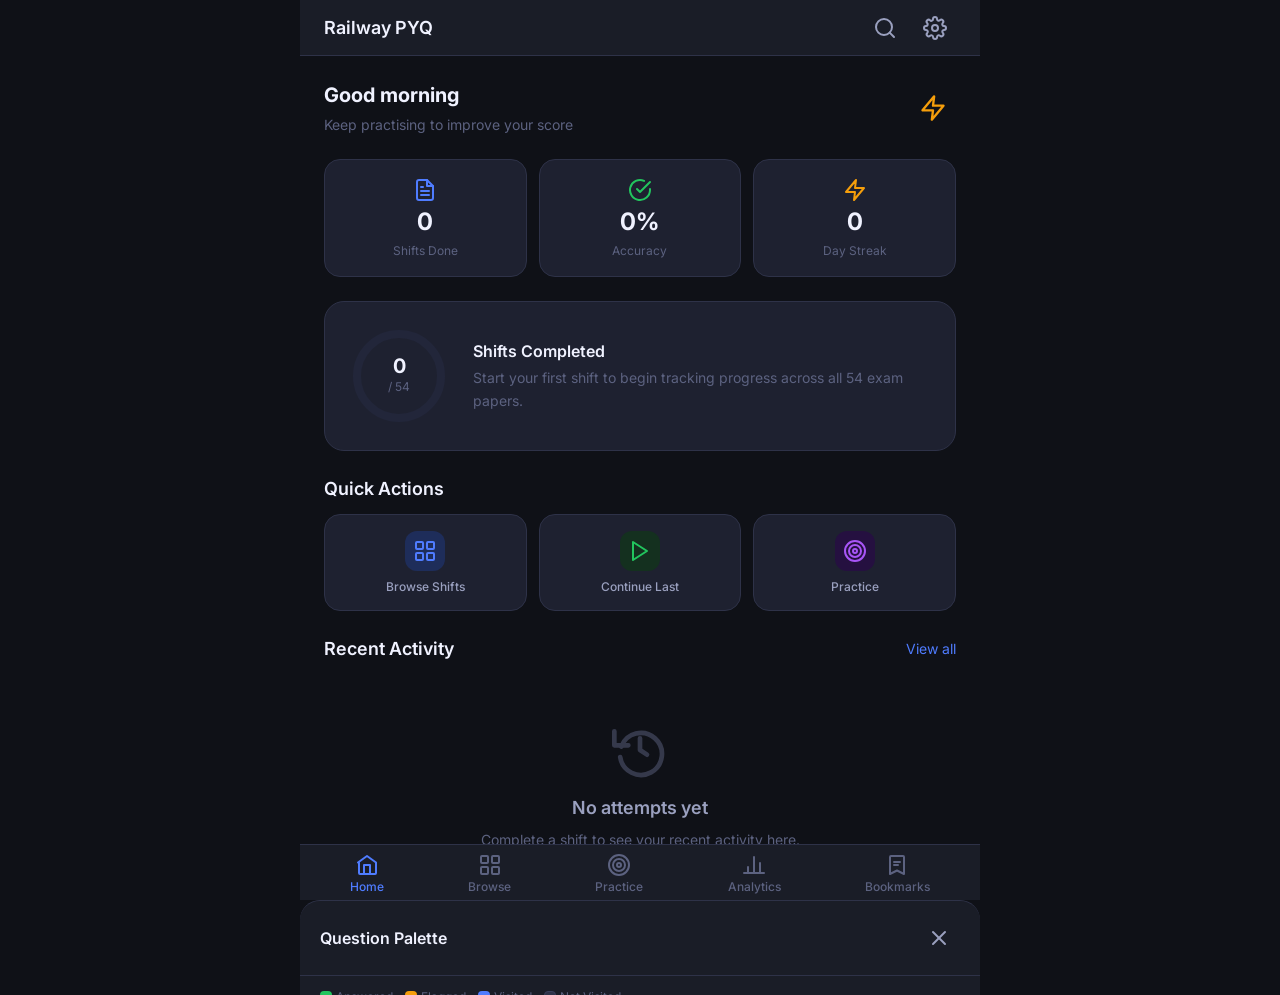
<file: index.html>
<!DOCTYPE html>
<html lang="en" data-theme="dark" data-fontsize="medium">
<head>
  <meta charset="UTF-8" />
  <meta name="viewport" content="width=device-width, initial-scale=1.0, viewport-fit=cover" />
  <meta name="description" content="Railway RRB NTPC / Group D Previous Year Questions Practice" />
  <meta name="theme-color" content="#0f1117" />
  <meta name="apple-mobile-web-app-capable" content="yes" />
  <meta name="apple-mobile-web-app-status-bar-style" content="black-translucent" />

  <title>Railway PYQ Practice</title>

  <link rel="preconnect" href="https://fonts.googleapis.com" />
  <link rel="preconnect" href="https://fonts.gstatic.com" crossorigin />
  <link
    href="https://fonts.googleapis.com/css2?family=Inter:wght@400;500;600;700&display=swap"
    rel="stylesheet"
  />

  <link rel="stylesheet" href="styles/main.css" />

  <script>
    window.MathJax = {
      tex: {
        inlineMath:  [['\\(', '\\)']],
        displayMath: [['\\[', '\\]']],
        processEscapes: true
      },
      svg: { fontCache: 'global' },
      startup: { typeset: false }
    };
  </script>
</head>

<body>

  <!-- SVG Icon Sprite -->
  <div id="svg-sprite-container" aria-hidden="true"
       style="display:none;position:absolute;width:0;height:0;overflow:hidden;"></div>

  <!-- Toast container -->
  <div class="toast-container" id="toast-container"
       aria-live="polite" aria-atomic="true"></div>

  <!-- Shared Modal -->
  <div class="modal-overlay" id="modal-overlay"
       role="dialog" aria-modal="true" aria-labelledby="modal-title">
    <div class="modal-box">
      <h2 class="modal-title" id="modal-title"></h2>
      <p class="modal-body"  id="modal-body"></p>
      <div class="modal-actions" id="modal-actions"></div>
    </div>
  </div>

  <!-- Palette overlay -->
  <div class="palette-overlay" id="palette-overlay"></div>

  <!-- Question Palette Panel -->
  <div class="palette-panel" id="palette-panel"
       role="dialog" aria-label="Question Palette">
    <div class="palette-header">
      <span class="palette-title">Question Palette</span>
      <button class="btn-icon" id="palette-close-btn" aria-label="Close palette">
        <svg class="icon icon-lg"><use href="#icon-close"/></svg>
      </button>
    </div>

    <div class="palette-legend">
      <div class="palette-legend-item">
        <span class="palette-legend-dot answered"></span>
        <span>Answered</span>
      </div>
      <div class="palette-legend-item">
        <span class="palette-legend-dot flagged"></span>
        <span>Flagged</span>
      </div>
      <div class="palette-legend-item">
        <span class="palette-legend-dot visited"></span>
        <span>Visited</span>
      </div>
      <div class="palette-legend-item">
        <span class="palette-legend-dot not-visited"></span>
        <span>Not Visited</span>
      </div>
    </div>

    <div class="palette-grid-container">
      <div class="palette-grid" id="palette-grid"></div>
    </div>

    <div class="palette-footer">
      <div class="palette-summary" id="palette-summary">
        <div class="palette-summary-item">
          <span class="palette-summary-value" id="palette-count-answered">0</span>
          <span class="palette-summary-label">Answered</span>
        </div>
        <div class="palette-summary-item">
          <span class="palette-summary-value" id="palette-count-flagged">0</span>
          <span class="palette-summary-label">Flagged</span>
        </div>
        <div class="palette-summary-item">
          <span class="palette-summary-value" id="palette-count-visited">0</span>
          <span class="palette-summary-label">Visited</span>
        </div>
        <div class="palette-summary-item">
          <span class="palette-summary-value" id="palette-count-remaining">0</span>
          <span class="palette-summary-label">Remaining</span>
        </div>
      </div>
      <button class="btn btn-danger btn-block" id="palette-submit-btn">
        <svg class="icon"><use href="#icon-submit"/></svg>
        Submit Quiz
      </button>
    </div>
  </div>

  <!-- ═══════════════════════════════════════════
       MAIN APP
  ═══════════════════════════════════════════ -->
  <div id="app">

    <!-- APP HEADER -->
    <header class="app-header" id="app-header">
      <button class="btn-icon" id="header-back-btn"
              aria-label="Go back" style="display:none;">
        <svg class="icon icon-lg"><use href="#icon-back"/></svg>
      </button>
      <span class="header-title" id="header-title">Railway PYQ</span>
      <div class="header-actions">
        <button class="btn-icon" id="header-search-btn" aria-label="Search">
          <svg class="icon icon-lg"><use href="#icon-search"/></svg>
        </button>
        <button class="btn-icon" id="header-settings-btn" aria-label="Settings">
          <svg class="icon icon-lg"><use href="#icon-settings"/></svg>
        </button>
      </div>
    </header>

    <!-- ═══════════════════════════════════════════
         PAGE: HOME
    ═══════════════════════════════════════════ -->
    <section class="page active" id="page-home" data-page="home">
      <div class="page-content">

        <div class="dashboard-header">
          <div>
            <div class="dashboard-greeting" id="home-greeting">Welcome back</div>
            <div class="dashboard-subtitle">Keep practising to improve your score</div>
          </div>
          <button class="btn-icon" id="home-streak-btn" aria-label="View streak">
            <svg class="icon icon-xl" style="color:var(--accent-yellow)">
              <use href="#icon-streak"/>
            </svg>
          </button>
        </div>

        <!-- Stats strip -->
        <div class="stats-strip">
          <div class="stat-card">
            <div class="stat-card-icon">
              <svg class="icon icon-lg"><use href="#icon-paper"/></svg>
            </div>
            <div class="stat-card-value" id="home-shifts-attempted">0</div>
            <div class="stat-card-label">Shifts Done</div>
          </div>
          <div class="stat-card">
            <div class="stat-card-icon" style="color:var(--accent-green)">
              <svg class="icon icon-lg"><use href="#icon-accuracy"/></svg>
            </div>
            <div class="stat-card-value" id="home-accuracy">0%</div>
            <div class="stat-card-label">Accuracy</div>
          </div>
          <div class="stat-card">
            <div class="stat-card-icon" style="color:var(--accent-yellow)">
              <svg class="icon icon-lg"><use href="#icon-streak"/></svg>
            </div>
            <div class="stat-card-value" id="home-streak">0</div>
            <div class="stat-card-label">Day Streak</div>
          </div>
        </div>

        <!-- Progress ring -->
        <div class="progress-section">
          <div class="progress-ring-container">
            <svg class="progress-ring-svg" viewBox="0 0 100 100">
              <circle class="progress-ring-bg" cx="50" cy="50" r="42"/>
              <circle class="progress-ring-fill" id="progress-ring-fill"
                      cx="50" cy="50" r="42"
                      stroke-dasharray="263.9"
                      stroke-dashoffset="263.9"/>
            </svg>
            <div class="progress-ring-text">
              <span class="progress-ring-value" id="progress-ring-value">0</span>
              <span class="progress-ring-total">/ 54</span>
            </div>
          </div>
          <div class="progress-info">
            <div class="progress-title">Shifts Completed</div>
            <div class="progress-desc" id="progress-desc">
              Start your first shift to begin tracking progress.
            </div>
          </div>
        </div>

        <!-- Quick Actions -->
        <div class="section-header">
          <span class="section-title">Quick Actions</span>
        </div>
        <div class="quick-actions mb-6">
          <button class="quick-action-btn" id="qa-browse">
            <div class="quick-action-icon blue">
              <svg class="icon icon-lg"><use href="#icon-browse"/></svg>
            </div>
            <span class="quick-action-label">Browse Shifts</span>
          </button>
          <button class="quick-action-btn" id="qa-continue">
            <div class="quick-action-icon green">
              <svg class="icon icon-lg"><use href="#icon-play"/></svg>
            </div>
            <span class="quick-action-label">Continue Last</span>
          </button>
          <button class="quick-action-btn" id="qa-practice">
            <div class="quick-action-icon purple">
              <svg class="icon icon-lg"><use href="#icon-target"/></svg>
            </div>
            <span class="quick-action-label">Practice</span>
          </button>
        </div>

        <!-- Recent Activity -->
        <div class="section-header">
          <span class="section-title">Recent Activity</span>
          <button class="section-action" id="home-view-all-btn">View all</button>
        </div>
        <div class="recent-list" id="home-recent-list">
          <div class="empty-state">
            <div class="empty-state-icon">
              <svg class="icon icon-2xl" style="width:56px;height:56px;">
                <use href="#icon-history"/>
              </svg>
            </div>
            <div class="empty-state-title">No attempts yet</div>
            <div class="empty-state-desc">
              Complete a shift to see your recent activity here.
            </div>
          </div>
        </div>

      </div>
    </section>

    <!-- ═══════════════════════════════════════════
         PAGE: BROWSE
    ═══════════════════════════════════════════ -->
    <section class="page" id="page-browse" data-page="browse">
      <div class="page-content">

        <div class="search-bar">
          <svg class="icon icon-sm"><use href="#icon-search"/></svg>
          <input type="search" id="browse-search"
                 placeholder="Search shifts by date..."
                 autocomplete="off" />
        </div>

        <div class="filter-bar" id="browse-filter-bar">
          <button class="filter-chip active" data-filter="all">All</button>
          <button class="filter-chip" data-filter="not-started">Not Started</button>
          <button class="filter-chip" data-filter="in-progress">In Progress</button>
          <button class="filter-chip" data-filter="completed">Completed</button>
        </div>

        <div id="browse-shifts-container"></div>

      </div>
    </section>

    <!-- ═══════════════════════════════════════════
         PAGE: SHIFT DETAIL
    ═══════════════════════════════════════════ -->
    <section class="page" id="page-shift-detail" data-page="shift-detail">
      <div class="page-content">

        <div class="shift-detail-header">
          <div class="shift-detail-title" id="detail-title"></div>
          <div class="shift-detail-meta"  id="detail-meta"></div>

          <div class="subject-split-row">
            <div class="subject-split-item">
              <div class="subject-split-count"
                   style="color:var(--subject-ga)">40</div>
              <div class="subject-split-name">Gen. Awareness</div>
            </div>
            <div class="subject-split-item">
              <div class="subject-split-count"
                   style="color:var(--subject-math)">30</div>
              <div class="subject-split-name">Mathematics</div>
            </div>
            <div class="subject-split-item">
              <div class="subject-split-count"
                   style="color:var(--subject-reasoning)">30</div>
              <div class="subject-split-name">Reasoning</div>
            </div>
          </div>

          <div id="detail-status-row"></div>
        </div>

        <!-- Attempt history -->
        <div id="detail-attempts-section" style="display:none;">
          <div class="section-header mb-3">
            <span class="section-title">Attempt History</span>
          </div>
          <div class="card card-sm mb-4" style="overflow-x:auto;">
            <table class="attempt-history-table" id="detail-attempts-table">
              <thead>
                <tr>
                  <th>#</th>
                  <th>Date</th>
                  <th>Mode</th>
                  <th>Score</th>
                  <th>Accuracy</th>
                  <th>Time</th>
                </tr>
              </thead>
              <tbody id="detail-attempts-tbody"></tbody>
            </table>
          </div>
        </div>

        <!-- Action buttons -->
        <div class="action-buttons-grid" id="detail-action-buttons">
          <button class="btn btn-primary btn-lg btn-block"
                  id="detail-start-quiz-btn">
            <svg class="icon"><use href="#icon-play"/></svg>
            Start Quiz Mode
          </button>
          <button class="btn btn-secondary btn-lg btn-block"
                  id="detail-start-exam-btn">
            <svg class="icon"><use href="#icon-lock"/></svg>
            Start Exam Mode
          </button>
          <button class="btn btn-ghost btn-block"
                  id="detail-review-btn" style="display:none;">
            <svg class="icon"><use href="#icon-note"/></svg>
            Review Last Attempt
          </button>
          <button class="btn btn-ghost btn-block"
                  id="detail-bookmarks-btn">
            <svg class="icon"><use href="#icon-bookmark"/></svg>
            Shift Bookmarks
          </button>
        </div>

      </div>
    </section>

    <!-- ═══════════════════════════════════════════
         PAGE: PRE-QUIZ
    ═══════════════════════════════════════════ -->
    <section class="page" id="page-pre-quiz" data-page="pre-quiz">
      <div class="page-content">
        <div class="pre-quiz-screen">

          <div class="pre-quiz-title" id="pre-quiz-title">Quiz Mode</div>
          <div class="pre-quiz-meta"  id="pre-quiz-meta"></div>

          <div class="pre-quiz-rules">
            <div class="pre-quiz-rule-item">
              <div class="rule-icon-wrap">
                <svg class="icon"><use href="#icon-paper"/></svg>
              </div>
              <div>
                <strong id="pre-quiz-qcount">100 Questions</strong>
                <div class="text-sm text-muted mt-1"
                     id="pre-quiz-subject-split"></div>
              </div>
            </div>
            <div class="pre-quiz-rule-item">
              <div class="rule-icon-wrap">
                <svg class="icon"><use href="#icon-timer"/></svg>
              </div>
              <div>
                <strong id="pre-quiz-duration">90 Minutes</strong>
                <div class="text-sm text-muted mt-1">
                  Auto-submit when time runs out
                </div>
              </div>
            </div>
            <div class="pre-quiz-rule-item">
              <div class="rule-icon-wrap" style="color:var(--accent-green)">
                <svg class="icon"><use href="#icon-check"/></svg>
              </div>
              <div><strong>+1 Mark</strong> per correct answer</div>
            </div>
            <div class="pre-quiz-rule-item">
              <div class="rule-icon-wrap" style="color:var(--accent-red)">
                <svg class="icon"><use href="#icon-cross"/></svg>
              </div>
              <div><strong>-0.33 Marks</strong> per wrong answer</div>
            </div>
            <div class="pre-quiz-rule-item" id="pre-quiz-mode-note">
              <div class="rule-icon-wrap" style="color:var(--accent-yellow)">
                <svg class="icon"><use href="#icon-info"/></svg>
              </div>
              <div id="pre-quiz-mode-desc">
                Free navigation — jump to any question, use the palette,
                bookmark and flag questions.
              </div>
            </div>
          </div>

          <button class="btn btn-primary btn-xl btn-block"
                  id="pre-quiz-start-btn">
            <svg class="icon"><use href="#icon-play"/></svg>
            Begin Now
          </button>

        </div>
      </div>
    </section>

    <!-- ═══════════════════════════════════════════
         PAGE: QUIZ
    ═══════════════════════════════════════════ -->
    <section class="page" id="page-quiz" data-page="quiz">

      <!-- Quiz header -->
      <div class="quiz-header" id="quiz-header">
        <div class="quiz-header-info">
          <div class="quiz-shift-name"       id="quiz-shift-name"></div>
          <div class="quiz-question-counter" id="quiz-question-counter">Q 1 / 100</div>
        </div>
        <div class="quiz-timer" id="quiz-timer"
             aria-live="polite" aria-label="Time remaining">
          <svg class="icon icon-sm"><use href="#icon-timer"/></svg>
          <span id="quiz-timer-display">90:00</span>
        </div>
        <button class="btn-icon" id="quiz-pause-btn"
                aria-label="Pause quiz" style="display:none;">
          <svg class="icon icon-lg"><use href="#icon-pause"/></svg>
        </button>
      </div>

      <!-- Question area -->
      <div class="question-area" id="question-area">
        <div class="question-badges"      id="question-badges"></div>
        <div class="question-number-label" id="question-number-label">Question 1</div>
        <div class="question-text"         id="question-text"></div>
        <div class="options-list"          id="options-list"></div>
        <div class="explanation-box"       id="explanation-box" style="display:none;">
          <div class="explanation-title">
            <svg class="icon icon-sm"><use href="#icon-info"/></svg>
            Explanation
          </div>
          <div class="explanation-text" id="explanation-text"></div>
        </div>
      </div>

      <!-- Bottom bar -->
      <div class="quiz-bottom-bar" id="quiz-bottom-bar">
        <div class="quiz-bottom-actions">
          <button class="btn-icon" id="quiz-bookmark-btn"
                  aria-label="Bookmark question" title="Bookmark">
            <svg class="icon icon-lg"><use href="#icon-bookmark"/></svg>
          </button>
          <button class="btn-icon" id="quiz-flag-btn"
                  aria-label="Flag question" title="Flag for review">
            <svg class="icon icon-lg"><use href="#icon-flag"/></svg>
          </button>
        </div>
        <div class="quiz-bottom-nav">
          <button class="btn btn-secondary btn-sm" id="quiz-prev-btn">
            <svg class="icon icon-sm"><use href="#icon-previous"/></svg>
            Prev
          </button>
          <button class="btn btn-ghost btn-sm" id="quiz-skip-btn">
            Skip
          </button>
          <button class="btn btn-primary btn-sm" id="quiz-next-btn">
            Next
            <svg class="icon icon-sm"><use href="#icon-next"/></svg>
          </button>
          <button class="btn-icon" id="quiz-palette-btn"
                  aria-label="Open question palette" title="Question palette">
            <svg class="icon icon-lg"><use href="#icon-palette"/></svg>
          </button>
        </div>
      </div>

    </section>

    <!-- ═══════════════════════════════════════════
         PAGE: RESULT
    ═══════════════════════════════════════════ -->
    <section class="page" id="page-result" data-page="result">
      <div class="page-content">

        <div class="result-score-card">
          <div class="result-score-main" id="result-score-main">0.00</div>
          <div class="result-score-label">
            Final Score (out of
            <span id="result-total-marks">100</span>)
          </div>

          <div class="result-stats-grid">
            <div class="result-stat-item">
              <span class="result-stat-value correct"
                    id="result-correct">0</span>
              <span class="result-stat-label">Correct</span>
            </div>
            <div class="result-stat-item">
              <span class="result-stat-value wrong"
                    id="result-wrong">0</span>
              <span class="result-stat-label">Wrong</span>
            </div>
            <div class="result-stat-item">
              <span class="result-stat-value skipped"
                    id="result-skipped">0</span>
              <span class="result-stat-label">Skipped</span>
            </div>
            <div class="result-stat-item">
              <span class="result-stat-value"
                    id="result-negative"
                    style="color:var(--accent-red)">0</span>
              <span class="result-stat-label">Neg. Marks</span>
            </div>
            <div class="result-stat-item">
              <span class="result-stat-value"
                    id="result-accuracy"
                    style="color:var(--accent-blue)">0%</span>
              <span class="result-stat-label">Accuracy</span>
            </div>
          </div>

          <div class="flex-center gap-2 mt-4"
               style="color:var(--text-muted);font-size:var(--font-size-sm);">
            <svg class="icon icon-sm"><use href="#icon-clock"/></svg>
            Time taken:
            <strong id="result-time-taken"
                    style="color:var(--text-primary);">--:--</strong>
          </div>
        </div>

        <!-- Comparison banner -->
        <div class="comparison-banner" id="comparison-banner"
             style="display:none;">
          <div class="comparison-icon" id="comparison-icon">
            <svg class="icon"><use href="#icon-improvement-up"/></svg>
          </div>
          <div class="comparison-text" id="comparison-text"></div>
        </div>

        <!-- Subject breakdown -->
        <div class="section-header mb-3">
          <span class="section-title">Subject Breakdown</span>
        </div>
        <div class="subject-table-card mb-4">
          <table class="subject-table" id="result-subject-table">
            <thead>
              <tr>
                <th>Subject</th>
                <th>Correct</th>
                <th>Wrong</th>
                <th>Skipped</th>
                <th>Score</th>
              </tr>
            </thead>
            <tbody id="result-subject-tbody"></tbody>
          </table>
        </div>

        <!-- Difficulty breakdown -->
        <div class="section-header mb-3">
          <span class="section-title">Difficulty Breakdown</span>
        </div>
        <div class="card mb-4" id="result-difficulty-card">
          <div class="bar-chart" id="result-difficulty-chart"></div>
        </div>

        <!-- Action buttons -->
        <div class="result-action-grid">
          <button class="btn btn-primary"   id="result-review-all-btn">
            <svg class="icon"><use href="#icon-note"/></svg>
            Review All
          </button>
          <button class="btn btn-secondary" id="result-review-wrong-btn">
            <svg class="icon"><use href="#icon-cross"/></svg>
            Review Wrong
          </button>
          <button class="btn btn-secondary" id="result-review-flagged-btn">
            <svg class="icon"><use href="#icon-flag"/></svg>
            Review Flagged
          </button>
          <button class="btn btn-secondary" id="result-review-bookmarked-btn">
            <svg class="icon"><use href="#icon-bookmark"/></svg>
            Review Bookmarked
          </button>
          <button class="btn btn-ghost" id="result-retake-btn">
            <svg class="icon"><use href="#icon-reset"/></svg>
            Retake
          </button>
          <button class="btn btn-ghost" id="result-back-browse-btn">
            <svg class="icon"><use href="#icon-browse"/></svg>
            Browse
          </button>
        </div>

      </div>
    </section>

    <!-- ═══════════════════════════════════════════
         PAGE: REVIEW
    ═══════════════════════════════════════════ -->
    <section class="page" id="page-review" data-page="review">

      <div class="app-header" id="review-filter-header"
           style="position:sticky;top:0;z-index:var(--z-sticky);">
        <button class="btn-icon" id="review-back-btn" aria-label="Back to result">
          <svg class="icon icon-lg"><use href="#icon-back"/></svg>
        </button>
        <div class="filter-bar"
             style="flex:1;margin:0;padding:0;overflow-x:auto;">
          <button class="filter-chip active" data-review-filter="all">All</button>
          <button class="filter-chip" data-review-filter="wrong">Wrong</button>
          <button class="filter-chip" data-review-filter="flagged">Flagged</button>
          <button class="filter-chip" data-review-filter="bookmarked">Bookmarked</button>
        </div>
      </div>

      <div class="question-area" id="review-question-area">
        <div class="question-badges"       id="review-question-badges"></div>
        <div class="question-number-label" id="review-question-number-label">Question 1</div>
        <div class="question-text"         id="review-question-text"></div>
        <div class="options-list"          id="review-options-list"></div>
        <div class="explanation-box"       id="review-explanation-box">
          <div class="explanation-title">
            <svg class="icon icon-sm"><use href="#icon-info"/></svg>
            Explanation
          </div>
          <div class="explanation-text" id="review-explanation-text"></div>
        </div>
      </div>

      <div class="quiz-bottom-bar">
        <div class="quiz-bottom-actions">
          <button class="btn-icon" id="review-bookmark-btn"
                  aria-label="Toggle bookmark">
            <svg class="icon icon-lg"><use href="#icon-bookmark"/></svg>
          </button>
          <button class="btn-icon" id="review-flag-btn"
                  aria-label="Toggle flag">
            <svg class="icon icon-lg"><use href="#icon-flag"/></svg>
          </button>
          <span class="text-sm text-muted" id="review-position-label"
                style="padding:0 var(--space-2);">1 / 100</span>
        </div>
        <div class="quiz-bottom-nav">
          <button class="btn btn-secondary btn-sm" id="review-prev-btn">
            <svg class="icon icon-sm"><use href="#icon-previous"/></svg>
            Prev
          </button>
          <button class="btn btn-primary btn-sm" id="review-next-btn">
            Next
            <svg class="icon icon-sm"><use href="#icon-next"/></svg>
          </button>
        </div>
      </div>

    </section>

    <!-- ═══════════════════════════════════════════
         PAGE: PRACTICE MODE
    ═══════════════════════════════════════════ -->
    <section class="page" id="page-practice" data-page="practice">
      <div class="page-content">

        <div class="practice-filter-panel" id="practice-filter-panel">

          <!-- Source -->
          <div class="practice-section-label">Source</div>
          <div class="practice-filter-group" id="practice-source-group">

            <div class="practice-filter-row">
              <span class="practice-filter-label">Year</span>
              <div class="filter-chip-wrap" id="practice-year-chips">
                <button class="filter-chip active" data-year="all">All</button>
                <button class="filter-chip" data-year="2025">2025</button>
              </div>
            </div>

            <div class="practice-filter-row">
              <span class="practice-filter-label">Date</span>
              <div class="filter-chip-wrap" id="practice-date-chips">
                <!-- Populated by JS -->
              </div>
            </div>

            <div class="practice-filter-row">
              <span class="practice-filter-label">Shift</span>
              <div class="filter-chip-wrap" id="practice-shift-chips">
                <button class="filter-chip active" data-shift="all">All</button>
                <button class="filter-chip" data-shift="1">Shift 1</button>
                <button class="filter-chip" data-shift="2">Shift 2</button>
                <button class="filter-chip" data-shift="3">Shift 3</button>
              </div>
            </div>

          </div>

          <div class="practice-divider"></div>

          <!-- Subject -->
          <div class="practice-section-label">Subject</div>
          <div class="filter-chip-wrap" id="practice-subject-chips">
            <button class="filter-chip active" data-subject="all">All</button>
            <button class="filter-chip"
                    data-subject="General Awareness">Gen. Awareness</button>
            <button class="filter-chip"
                    data-subject="Mathematics">Mathematics</button>
            <button class="filter-chip"
                    data-subject="General Intelligence and Reasoning">Reasoning</button>
          </div>

          <div class="practice-divider"></div>

          <!-- Topic (cascades from subject) -->
          <div id="practice-topic-section" style="display:none;">
            <div class="practice-section-label">Topic</div>
            <div class="filter-chip-wrap" id="practice-topic-chips"></div>
            <div class="practice-divider"></div>
          </div>

          <!-- SubTopic (cascades from topic) -->
          <div id="practice-subtopic-section" style="display:none;">
            <div class="practice-section-label">SubTopic</div>
            <div class="filter-chip-wrap" id="practice-subtopic-chips"></div>
            <div class="practice-divider"></div>
          </div>

          <!-- Difficulty -->
          <div class="practice-section-label">Difficulty</div>
          <div class="filter-chip-wrap" id="practice-diff-chips">
            <button class="filter-chip active" data-diff="all">All</button>
            <button class="filter-chip" data-diff="Easy">Easy</button>
            <button class="filter-chip" data-diff="Medium">Medium</button>
            <button class="filter-chip" data-diff="Hard">Hard</button>
          </div>

          <div class="practice-divider"></div>

          <!-- Special Filters -->
          <div class="practice-section-label">Special Filters</div>
          <div class="practice-toggle-row">
            <div class="practice-toggle-info">
              <div class="practice-toggle-label">Only Bookmarked</div>
            </div>
            <label class="toggle-switch">
              <input type="checkbox" id="practice-only-bookmarked" />
              <span class="toggle-slider"></span>
            </label>
          </div>
          <div class="practice-toggle-row">
            <div class="practice-toggle-info">
              <div class="practice-toggle-label">Only Flagged</div>
            </div>
            <label class="toggle-switch">
              <input type="checkbox" id="practice-only-flagged" />
              <span class="toggle-slider"></span>
            </label>
          </div>
          <div class="practice-toggle-row">
            <div class="practice-toggle-info">
              <div class="practice-toggle-label">Only Previously Wrong</div>
            </div>
            <label class="toggle-switch">
              <input type="checkbox" id="practice-only-wrong" />
              <span class="toggle-slider"></span>
            </label>
          </div>

          <div class="practice-divider"></div>

          <!-- Settings -->
          <div class="practice-section-label">Settings</div>

          <div class="practice-filter-row mb-3">
            <span class="practice-filter-label">Questions</span>
            <div class="filter-chip-wrap" id="practice-count-chips">
              <button class="filter-chip"       data-count="10">10</button>
              <button class="filter-chip active" data-count="25">25</button>
              <button class="filter-chip"       data-count="50">50</button>
              <button class="filter-chip"       data-count="all">All</button>
            </div>
          </div>

          <div class="practice-toggle-row">
            <div class="practice-toggle-info">
              <div class="practice-toggle-label">Shuffle Questions</div>
            </div>
            <label class="toggle-switch">
              <input type="checkbox" id="practice-shuffle" checked />
              <span class="toggle-slider"></span>
            </label>
          </div>

          <div class="practice-toggle-row">
            <div class="practice-toggle-info">
              <div class="practice-toggle-label">Enable Timer</div>
            </div>
            <label class="toggle-switch">
              <input type="checkbox" id="practice-timer-on" />
              <span class="toggle-slider"></span>
            </label>
          </div>

          <div id="practice-timer-row" class="practice-filter-row"
               style="display:none;">
            <span class="practice-filter-label">Minutes</span>
            <input type="number" id="practice-timer-mins"
                   value="30" min="1" max="300"
                   style="width:80px;text-align:center;" />
          </div>

        </div><!-- end practice-filter-panel -->

        <!-- Sticky preview bar — sits above bottom nav -->
        <div class="practice-preview-bar" id="practice-preview-bar">
          <div class="practice-preview-info">
            <span class="practice-preview-count"
                  id="practice-preview-count">0</span>
            <span class="practice-preview-label">questions match</span>
          </div>
          <button class="btn btn-primary" id="practice-start-btn" disabled>
            <svg class="icon"><use href="#icon-play"/></svg>
            Start Practice
          </button>
        </div>

      </div>
    </section>

    <!-- ═══════════════════════════════════════════
         PAGE: HISTORY
    ═══════════════════════════════════════════ -->
    <section class="page" id="page-history" data-page="history">
      <div class="page-content">

        <div class="filter-bar mb-4">
          <button class="filter-chip active" data-history-filter="all">All</button>
          <button class="filter-chip" data-history-filter="quiz">Quiz Mode</button>
          <button class="filter-chip" data-history-filter="exam">Exam Mode</button>
        </div>

        <div class="history-list" id="history-list"></div>

      </div>
    </section>

    <!-- ═══════════════════════════════════════════
         PAGE: BOOKMARKS
    ═══════════════════════════════════════════ -->
    <section class="page" id="page-bookmarks" data-page="bookmarks">
      <div class="page-content">

        <div class="filter-bar" id="bookmarks-filter-bar">
          <button class="filter-chip active" data-bm-filter="all">All</button>
          <button class="filter-chip" data-bm-filter="ga">Gen. Awareness</button>
          <button class="filter-chip" data-bm-filter="math">Mathematics</button>
          <button class="filter-chip" data-bm-filter="reasoning">Reasoning</button>
        </div>

        <div class="filter-bar mb-4" id="bookmarks-diff-bar">
          <button class="filter-chip active" data-bm-diff="all">All Difficulty</button>
          <button class="filter-chip" data-bm-diff="Easy">Easy</button>
          <button class="filter-chip" data-bm-diff="Medium">Medium</button>
          <button class="filter-chip" data-bm-diff="Hard">Hard</button>
        </div>

        <button class="btn btn-outline btn-block mb-4" id="bookmarks-quiz-btn">
          <svg class="icon"><use href="#icon-play"/></svg>
          Quiz Only Bookmarked Questions
        </button>

        <div id="bookmarks-list"></div>

      </div>
    </section>

    <!-- ═══════════════════════════════════════════
         PAGE: ANALYTICS
    ═══════════════════════════════════════════ -->
    <section class="page" id="page-analytics" data-page="analytics">
      <div class="page-content">

        <div class="analytics-number-row">
          <div class="stat-card">
            <div class="stat-card-icon">
              <svg class="icon icon-lg"><use href="#icon-paper"/></svg>
            </div>
            <div class="stat-card-value" id="an-total-attempted">0</div>
            <div class="stat-card-label">Questions Attempted</div>
          </div>
          <div class="stat-card">
            <div class="stat-card-icon" style="color:var(--accent-green)">
              <svg class="icon icon-lg"><use href="#icon-accuracy"/></svg>
            </div>
            <div class="stat-card-value" id="an-overall-accuracy">0%</div>
            <div class="stat-card-label">Overall Accuracy</div>
          </div>
          <div class="stat-card">
            <div class="stat-card-icon" style="color:var(--accent-cyan)">
              <svg class="icon icon-lg"><use href="#icon-clock"/></svg>
            </div>
            <div class="stat-card-value" id="an-total-time">0h</div>
            <div class="stat-card-label">Time Spent</div>
          </div>
          <div class="stat-card">
            <div class="stat-card-icon" style="color:var(--accent-yellow)">
              <svg class="icon icon-lg"><use href="#icon-streak"/></svg>
            </div>
            <div class="stat-card-value" id="an-streak">0</div>
            <div class="stat-card-label">Current Streak</div>
          </div>
        </div>

        <!-- Score Trend -->
        <div class="analytics-card">
          <div class="analytics-card-title">Score Trend</div>
          <div class="line-chart-container" id="score-trend-chart">
            <svg class="line-chart-svg" id="score-trend-svg"
                 viewBox="0 0 400 160" preserveAspectRatio="none"></svg>
          </div>
          <div class="text-center text-sm text-muted mt-2"
               id="score-trend-empty" style="display:none;">
            Complete at least 2 shifts to see the score trend.
          </div>
        </div>

        <!-- Subject Accuracy -->
        <div class="analytics-card">
          <div class="analytics-card-title">Subject-wise Accuracy</div>
          <div class="bar-chart" id="subject-accuracy-chart">
            <div class="bar-chart-row">
              <div class="bar-chart-label">Gen. Awareness</div>
              <div class="bar-chart-track">
                <div class="bar-chart-fill ga" id="bar-ga"
                     style="width:0%"></div>
              </div>
              <div class="bar-chart-value" id="bar-ga-val">0%</div>
            </div>
            <div class="bar-chart-row">
              <div class="bar-chart-label">Mathematics</div>
              <div class="bar-chart-track">
                <div class="bar-chart-fill math" id="bar-math"
                     style="width:0%"></div>
              </div>
              <div class="bar-chart-value" id="bar-math-val">0%</div>
            </div>
            <div class="bar-chart-row">
              <div class="bar-chart-label">Reasoning</div>
              <div class="bar-chart-track">
                <div class="bar-chart-fill reasoning" id="bar-reasoning"
                     style="width:0%"></div>
              </div>
              <div class="bar-chart-value" id="bar-reasoning-val">0%</div>
            </div>
          </div>
        </div>

        <!-- Weak Areas -->
        <div class="analytics-card">
          <div class="analytics-card-title">Weak Areas (below 60% accuracy)</div>
          <div class="weak-area-list" id="weak-area-list">
            <div class="text-sm text-muted text-center" id="weak-area-empty">
              No weak areas detected yet. Keep practising!
            </div>
          </div>
        </div>

        <!-- Coverage Map -->
        <div class="analytics-card">
          <div class="analytics-card-title">SubTopic Coverage</div>
          <div class="coverage-grid" id="coverage-grid"></div>
        </div>

        <!-- Difficulty Accuracy -->
        <div class="analytics-card">
          <div class="analytics-card-title">Difficulty-wise Accuracy</div>
          <div class="bar-chart" id="difficulty-accuracy-chart">
            <div class="bar-chart-row">
              <div class="bar-chart-label">Easy</div>
              <div class="bar-chart-track">
                <div class="bar-chart-fill" id="bar-easy"
                     style="width:0%;background:var(--diff-easy)"></div>
              </div>
              <div class="bar-chart-value" id="bar-easy-val">0%</div>
            </div>
            <div class="bar-chart-row">
              <div class="bar-chart-label">Medium</div>
              <div class="bar-chart-track">
                <div class="bar-chart-fill" id="bar-medium"
                     style="width:0%;background:var(--diff-medium)"></div>
              </div>
              <div class="bar-chart-value" id="bar-medium-val">0%</div>
            </div>
            <div class="bar-chart-row">
              <div class="bar-chart-label">Hard</div>
              <div class="bar-chart-track">
                <div class="bar-chart-fill" id="bar-hard"
                     style="width:0%;background:var(--diff-hard)"></div>
              </div>
              <div class="bar-chart-value" id="bar-hard-val">0%</div>
            </div>
          </div>
        </div>

        <!-- Streak Calendar -->
        <div class="analytics-card">
          <div class="analytics-card-title">Practice Calendar</div>
          <div class="flex-between mb-3">
            <div class="text-sm text-secondary">
              Current streak:
              <strong id="an-current-streak"
                      style="color:var(--accent-yellow)">0 days</strong>
            </div>
            <div class="text-sm text-secondary">
              Best:
              <strong id="an-longest-streak"
                      style="color:var(--text-primary)">0 days</strong>
            </div>
          </div>
          <div class="streak-calendar" id="streak-calendar"></div>
          <div class="flex gap-2 mt-3 items-center">
            <span class="text-xs text-muted">Less</span>
            <span class="streak-day" style="width:14px;height:14px;"></span>
            <span class="streak-day practiced-low"
                  style="width:14px;height:14px;"></span>
            <span class="streak-day practiced-medium"
                  style="width:14px;height:14px;"></span>
            <span class="streak-day practiced-high"
                  style="width:14px;height:14px;"></span>
            <span class="text-xs text-muted">More</span>
          </div>
        </div>

      </div>
    </section>

    <!-- ═══════════════════════════════════════════
         PAGE: CUSTOM QUIZ BUILDER
    ═══════════════════════════════════════════ -->
    <section class="page" id="page-custom-quiz" data-page="custom-quiz">
      <div class="page-content">

        <div class="quiz-builder-steps" id="builder-steps">
          <div class="step-indicator">
            <div class="step-dot active" id="step-dot-1">1</div>
            <div class="step-label active">Source</div>
          </div>
          <div class="step-connector" id="step-conn-1"></div>
          <div class="step-indicator">
            <div class="step-dot" id="step-dot-2">2</div>
            <div class="step-label">Filters</div>
          </div>
          <div class="step-connector" id="step-conn-2"></div>
          <div class="step-indicator">
            <div class="step-dot" id="step-dot-3">3</div>
            <div class="step-label">Settings</div>
          </div>
          <div class="step-connector" id="step-conn-3"></div>
          <div class="step-indicator">
            <div class="step-dot" id="step-dot-4">4</div>
            <div class="step-label">Preview</div>
          </div>
        </div>

        <!-- Step 1 -->
        <div class="builder-panel active" id="builder-step-1">
          <div class="section-title mb-4">Select Source</div>
          <div class="toggle-group">
            <label class="toggle-row" style="cursor:pointer;">
              <input type="radio" name="builder-source"
                     value="all" checked style="display:none;">
              <div class="toggle-row-info">
                <div class="toggle-row-label">All Shifts</div>
                <div class="toggle-row-desc">Questions from all 54 shifts</div>
              </div>
              <svg class="icon" id="source-all-icon">
                <use href="#icon-radio-filled"/>
              </svg>
            </label>
            <label class="toggle-row" style="cursor:pointer;">
              <input type="radio" name="builder-source"
                     value="date-range" style="display:none;">
              <div class="toggle-row-info">
                <div class="toggle-row-label">Date Range</div>
                <div class="toggle-row-desc">Select a start and end date</div>
              </div>
              <svg class="icon" id="source-date-icon">
                <use href="#icon-radio-empty"/>
              </svg>
            </label>
            <div id="builder-date-range"
                 style="display:none;padding:var(--space-3) var(--space-4);
                        background:var(--bg-tertiary);border-radius:var(--radius-lg);"
                 class="flex-col gap-3">
              <div>
                <label class="text-sm text-muted mb-2"
                       style="display:block;">From</label>
                <input type="date" id="builder-date-from" />
              </div>
              <div>
                <label class="text-sm text-muted mb-2"
                       style="display:block;">To</label>
                <input type="date" id="builder-date-to" />
              </div>
            </div>
            <label class="toggle-row" style="cursor:pointer;">
              <input type="radio" name="builder-source"
                     value="specific" style="display:none;">
              <div class="toggle-row-info">
                <div class="toggle-row-label">Specific Shifts</div>
                <div class="toggle-row-desc">Pick individual shifts</div>
              </div>
              <svg class="icon" id="source-specific-icon">
                <use href="#icon-radio-empty"/>
              </svg>
            </label>
            <div id="builder-shift-picker" style="display:none;"></div>
          </div>
          <div class="flex gap-3 mt-6">
            <button class="btn btn-primary btn-block" id="builder-next-1">
              Next
            </button>
          </div>
        </div>

        <!-- Step 2 -->
        <div class="builder-panel" id="builder-step-2">
          <div class="section-title mb-4">Filter Questions</div>
          <div class="text-sm font-semi text-secondary mb-2">Subject</div>
          <div class="toggle-group mb-4" id="builder-subject-filters"></div>
          <div class="text-sm font-semi text-secondary mb-2">Difficulty</div>
          <div class="filter-bar mb-4" id="builder-diff-filter">
            <button class="filter-chip active" data-diff="all">All</button>
            <button class="filter-chip" data-diff="Easy">Easy</button>
            <button class="filter-chip" data-diff="Medium">Medium</button>
            <button class="filter-chip" data-diff="Hard">Hard</button>
          </div>
          <div class="toggle-group mb-4">
            <div class="toggle-row">
              <div class="toggle-row-info">
                <div class="toggle-row-label">Only Bookmarked</div>
              </div>
              <label class="toggle-switch">
                <input type="checkbox" id="builder-only-bookmarked" />
                <span class="toggle-slider"></span>
              </label>
            </div>
            <div class="toggle-row">
              <div class="toggle-row-info">
                <div class="toggle-row-label">Only Flagged</div>
              </div>
              <label class="toggle-switch">
                <input type="checkbox" id="builder-only-flagged" />
                <span class="toggle-slider"></span>
              </label>
            </div>
            <div class="toggle-row">
              <div class="toggle-row-info">
                <div class="toggle-row-label">Only Previously Wrong</div>
              </div>
              <label class="toggle-switch">
                <input type="checkbox" id="builder-only-wrong" />
                <span class="toggle-slider"></span>
              </label>
            </div>
          </div>
          <div class="flex gap-3 mt-4">
            <button class="btn btn-secondary" id="builder-back-2">Back</button>
            <button class="btn btn-primary btn-block" id="builder-next-2">Next</button>
          </div>
        </div>

        <!-- Step 3 -->
        <div class="builder-panel" id="builder-step-3">
          <div class="section-title mb-4">Quiz Settings</div>
          <div class="text-sm font-semi text-secondary mb-2">
            Number of Questions
          </div>
          <div class="question-count-options mb-4">
            <button class="count-chip"       data-count="10">10</button>
            <button class="count-chip active" data-count="25">25</button>
            <button class="count-chip"       data-count="50">50</button>
            <button class="count-chip"       data-count="100">100</button>
            <button class="count-chip"       data-count="custom">Custom</button>
          </div>
          <div id="custom-count-input" style="display:none;" class="mb-4">
            <input type="number" id="builder-custom-count"
                   placeholder="Enter number of questions"
                   min="1" max="500" />
          </div>
          <div class="toggle-group mb-4">
            <div class="toggle-row">
              <div class="toggle-row-info">
                <div class="toggle-row-label">Enable Timer</div>
                <div class="toggle-row-desc">Countdown timer during quiz</div>
              </div>
              <label class="toggle-switch">
                <input type="checkbox" id="builder-timer-on" checked />
                <span class="toggle-slider"></span>
              </label>
            </div>
            <div class="toggle-row" id="timer-duration-row">
              <div class="toggle-row-info">
                <div class="toggle-row-label">Duration (minutes)</div>
              </div>
              <input type="number" id="builder-timer-mins"
                     value="90" min="1" max="300"
                     style="width:80px;text-align:center;" />
            </div>
            <div class="toggle-row">
              <div class="toggle-row-info">
                <div class="toggle-row-label">Shuffle Questions</div>
                <div class="toggle-row-desc">Randomise question order</div>
              </div>
              <label class="toggle-switch">
                <input type="checkbox" id="builder-shuffle" checked />
                <span class="toggle-slider"></span>
              </label>
            </div>
          </div>
          <div class="flex gap-3 mt-4">
            <button class="btn btn-secondary" id="builder-back-3">Back</button>
            <button class="btn btn-primary btn-block"
                    id="builder-next-3">Preview</button>
          </div>
        </div>

        <!-- Step 4 -->
        <div class="builder-panel" id="builder-step-4">
          <div class="section-title mb-4">Ready to Start</div>
          <div class="builder-preview-box">
            <div class="builder-preview-count"
                 id="builder-preview-count">0</div>
            <div class="builder-preview-label">
              questions matching your filters
            </div>
          </div>
          <div class="card mb-4" id="builder-settings-summary"></div>
          <div class="flex gap-3 mt-4">
            <button class="btn btn-secondary" id="builder-back-4">Back</button>
            <button class="btn btn-primary btn-block"
                    id="builder-start-btn" disabled>
              <svg class="icon"><use href="#icon-play"/></svg>
              Start Custom Quiz
            </button>
          </div>
        </div>

      </div>
    </section>

    <!-- ═══════════════════════════════════════════
         PAGE: SETTINGS
    ═══════════════════════════════════════════ -->
    <section class="page" id="page-settings" data-page="settings">
      <div class="page-content">

        <!-- Appearance -->
        <div class="settings-section">
          <div class="settings-section-title">Appearance</div>
          <div class="settings-group">
            <div class="settings-row">
              <div class="settings-row-icon">
                <svg class="icon"><use href="#icon-dark-mode"/></svg>
              </div>
              <div class="settings-row-info">
                <div class="settings-row-label">Dark Mode</div>
                <div class="settings-row-desc">Default: On</div>
              </div>
              <label class="toggle-switch">
                <input type="checkbox" id="settings-dark-mode" checked />
                <span class="toggle-slider"></span>
              </label>
            </div>
            <div class="settings-row">
              <div class="settings-row-icon">
                <svg class="icon"><use href="#icon-edit"/></svg>
              </div>
              <div class="settings-row-info">
                <div class="settings-row-label">Font Size</div>
              </div>
              <div class="font-size-selector">
                <button class="font-size-btn fs-small"
                        data-size="small">A</button>
                <button class="font-size-btn fs-medium active"
                        data-size="medium">A</button>
                <button class="font-size-btn fs-large"
                        data-size="large">A</button>
              </div>
            </div>
          </div>
        </div>

        <!-- Quiz Defaults -->
        <div class="settings-section">
          <div class="settings-section-title">Quiz Defaults</div>
          <div class="settings-group">
            <div class="settings-row">
              <div class="settings-row-icon">
                <svg class="icon"><use href="#icon-timer"/></svg>
              </div>
              <div class="settings-row-info">
                <div class="settings-row-label">Timer On by Default</div>
              </div>
              <label class="toggle-switch">
                <input type="checkbox" id="settings-timer-default" checked />
                <span class="toggle-slider"></span>
              </label>
            </div>
            <div class="settings-row">
              <div class="settings-row-icon">
                <svg class="icon"><use href="#icon-clock"/></svg>
              </div>
              <div class="settings-row-info">
                <div class="settings-row-label">Default Duration</div>
                <div class="settings-row-desc">Minutes per session</div>
              </div>
              <input type="number" id="settings-default-time"
                     value="90" min="10" max="300"
                     style="width:72px;text-align:center;" />
            </div>
            <div class="settings-row">
              <div class="settings-row-icon">
                <svg class="icon"><use href="#icon-palette"/></svg>
              </div>
              <div class="settings-row-info">
                <div class="settings-row-label">Show Subject Badges</div>
                <div class="settings-row-desc">
                  Display topic badges during quiz
                </div>
              </div>
              <label class="toggle-switch">
                <input type="checkbox" id="settings-show-badges" checked />
                <span class="toggle-slider"></span>
              </label>
            </div>
          </div>
        </div>

        <!-- Data -->
        <div class="settings-section">
          <div class="settings-section-title">Data</div>
          <div class="settings-group">
            <button class="settings-row w-full"
                    id="settings-export-btn" style="text-align:left;">
              <div class="settings-row-icon" style="color:var(--accent-green)">
                <svg class="icon"><use href="#icon-export"/></svg>
              </div>
              <div class="settings-row-info">
                <div class="settings-row-label">Export Progress</div>
                <div class="settings-row-desc">Download all data as JSON</div>
              </div>
              <svg class="icon icon-sm text-muted">
                <use href="#icon-chevron-right"/>
              </svg>
            </button>
            <button class="settings-row w-full"
                    id="settings-reset-shift-btn" style="text-align:left;">
              <div class="settings-row-icon" style="color:var(--accent-yellow)">
                <svg class="icon"><use href="#icon-reset"/></svg>
              </div>
              <div class="settings-row-info">
                <div class="settings-row-label">Reset Specific Shift</div>
                <div class="settings-row-desc">Clear data for one shift</div>
              </div>
              <svg class="icon icon-sm text-muted">
                <use href="#icon-chevron-right"/>
              </svg>
            </button>
            <button class="settings-row w-full"
                    id="settings-reset-all-btn" style="text-align:left;">
              <div class="settings-row-icon" style="color:var(--accent-red)">
                <svg class="icon"><use href="#icon-delete"/></svg>
              </div>
              <div class="settings-row-info">
                <div class="settings-row-label">Reset All Progress</div>
                <div class="settings-row-desc">This cannot be undone</div>
              </div>
              <svg class="icon icon-sm text-muted">
                <use href="#icon-chevron-right"/>
              </svg>
            </button>
          </div>
        </div>

        <div class="text-center text-muted text-xs mt-6 mb-4">
          Railway PYQ Practice &nbsp;&middot;&nbsp; v1.0.0<br/>
          54 Shifts &nbsp;&middot;&nbsp; 5400 Questions
        </div>

      </div>
    </section>

    <!-- ═══════════════════════════════════════════
         BOTTOM NAVIGATION
    ═══════════════════════════════════════════ -->
    <nav class="bottom-nav" id="bottom-nav" aria-label="Main navigation">
      <button class="nav-item active" data-nav="home" aria-label="Home">
        <svg class="icon icon-lg"><use href="#icon-home"/></svg>
        <span class="nav-label">Home</span>
      </button>
      <button class="nav-item" data-nav="browse" aria-label="Browse shifts">
        <svg class="icon icon-lg"><use href="#icon-browse"/></svg>
        <span class="nav-label">Browse</span>
      </button>
      <button class="nav-item" data-nav="practice" aria-label="Practice">
        <svg class="icon icon-lg"><use href="#icon-target"/></svg>
        <span class="nav-label">Practice</span>
      </button>
      <button class="nav-item" data-nav="analytics" aria-label="Analytics">
        <svg class="icon icon-lg"><use href="#icon-analytics"/></svg>
        <span class="nav-label">Analytics</span>
      </button>
      <button class="nav-item" data-nav="bookmarks" aria-label="Bookmarks">
        <svg class="icon icon-lg"><use href="#icon-bookmarks"/></svg>
        <span class="nav-label">Bookmarks</span>
      </button>
    </nav>

  </div><!-- end #app -->

  <!-- Scripts — order matters -->
  <script src="scripts/storage.js"></script>
  <script src="scripts/scoring.js"></script>
  <script src="scripts/analytics.js"></script>
  <script src="scripts/components.js"></script>
  <script src="scripts/quiz.js"></script>
  <script src="scripts/practice.js"></script>
  <script src="scripts/app.js"></script>

</body>
</html>
</file>
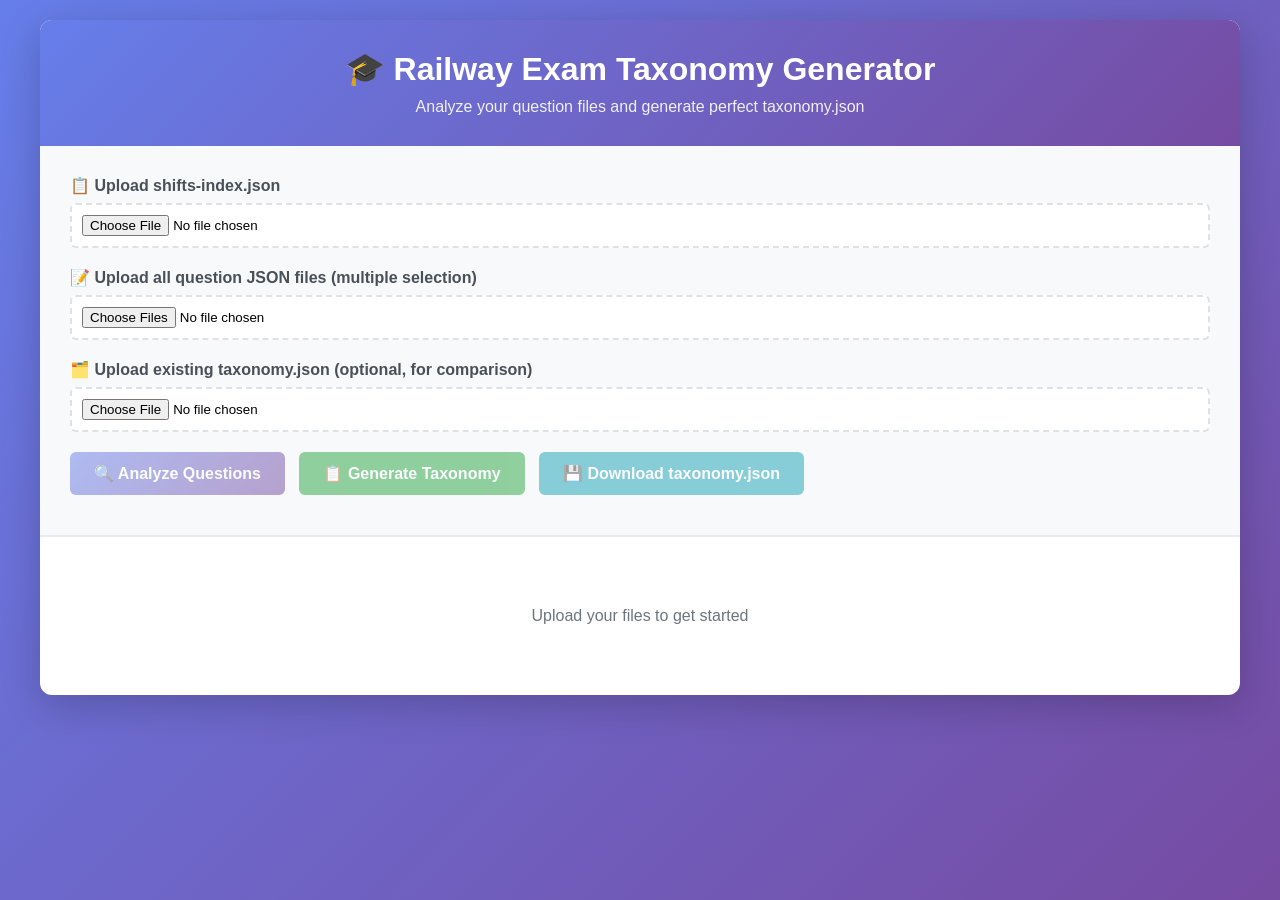
<file: taxonomy-generator.html>
<!DOCTYPE html>
<html lang="en">
<head>
  <meta charset="UTF-8">
  <meta name="viewport" content="width=device-width, initial-scale=1.0">
  <title>Taxonomy Generator & Analyzer</title>
  <style>
    * {
      margin: 0;
      padding: 0;
      box-sizing: border-box;
    }

    body {
      font-family: 'Segoe UI', Tahoma, Geneva, Verdana, sans-serif;
      background: linear-gradient(135deg, #667eea 0%, #764ba2 100%);
      padding: 20px;
      min-height: 100vh;
    }

    .container {
      max-width: 1200px;
      margin: 0 auto;
      background: white;
      border-radius: 12px;
      box-shadow: 0 10px 40px rgba(0,0,0,0.2);
      overflow: hidden;
    }

    .header {
      background: linear-gradient(135deg, #667eea 0%, #764ba2 100%);
      color: white;
      padding: 30px;
      text-align: center;
    }

    .header h1 {
      font-size: 2rem;
      margin-bottom: 10px;
    }

    .header p {
      opacity: 0.9;
    }

    .controls {
      padding: 30px;
      background: #f8f9fa;
      border-bottom: 2px solid #e9ecef;
    }

    .control-group {
      margin-bottom: 20px;
    }

    .control-group label {
      display: block;
      margin-bottom: 8px;
      font-weight: 600;
      color: #495057;
    }

    input[type="file"] {
      display: block;
      width: 100%;
      padding: 10px;
      border: 2px dashed #dee2e6;
      border-radius: 6px;
      background: white;
      cursor: pointer;
    }

    input[type="file"]:hover {
      border-color: #667eea;
    }

    .btn {
      padding: 12px 24px;
      border: none;
      border-radius: 6px;
      font-size: 1rem;
      font-weight: 600;
      cursor: pointer;
      transition: all 0.3s;
      margin-right: 10px;
      margin-bottom: 10px;
    }

    .btn-primary {
      background: linear-gradient(135deg, #667eea 0%, #764ba2 100%);
      color: white;
    }

    .btn-primary:hover {
      transform: translateY(-2px);
      box-shadow: 0 5px 15px rgba(102, 126, 234, 0.4);
    }

    .btn-success {
      background: #28a745;
      color: white;
    }

    .btn-success:hover {
      background: #218838;
      transform: translateY(-2px);
    }

    .btn-info {
      background: #17a2b8;
      color: white;
    }

    .btn-info:hover {
      background: #138496;
      transform: translateY(-2px);
    }

    .btn:disabled {
      opacity: 0.5;
      cursor: not-allowed;
      transform: none !important;
    }

    .content {
      padding: 30px;
    }

    .section {
      margin-bottom: 30px;
      padding: 20px;
      background: #f8f9fa;
      border-radius: 8px;
      border-left: 4px solid #667eea;
    }

    .section h2 {
      color: #495057;
      margin-bottom: 15px;
      font-size: 1.5rem;
    }

    .stats {
      display: grid;
      grid-template-columns: repeat(auto-fit, minmax(200px, 1fr));
      gap: 15px;
      margin-bottom: 20px;
    }

    .stat-card {
      background: white;
      padding: 20px;
      border-radius: 8px;
      text-align: center;
      box-shadow: 0 2px 8px rgba(0,0,0,0.1);
    }

    .stat-number {
      font-size: 2.5rem;
      font-weight: bold;
      color: #667eea;
    }

    .stat-label {
      color: #6c757d;
      margin-top: 5px;
    }

    .subject-card {
      background: white;
      padding: 20px;
      border-radius: 8px;
      margin-bottom: 20px;
      box-shadow: 0 2px 8px rgba(0,0,0,0.1);
    }

    .subject-card h3 {
      color: #667eea;
      margin-bottom: 15px;
      font-size: 1.3rem;
      display: flex;
      align-items: center;
      gap: 10px;
    }

    .topic-item {
      margin-bottom: 15px;
      padding: 15px;
      background: #f8f9fa;
      border-radius: 6px;
      border-left: 3px solid #28a745;
    }

    .topic-name {
      font-weight: 600;
      color: #495057;
      margin-bottom: 8px;
    }

    .subtopics {
      display: flex;
      flex-wrap: wrap;
      gap: 8px;
      margin-top: 10px;
    }

    .subtopic-tag {
      background: #e9ecef;
      padding: 5px 12px;
      border-radius: 15px;
      font-size: 0.85rem;
      color: #495057;
    }

    .code-block {
      background: #2d2d2d;
      color: #f8f8f2;
      padding: 20px;
      border-radius: 8px;
      overflow-x: auto;
      font-family: 'Courier New', monospace;
      font-size: 0.9rem;
      line-height: 1.6;
      position: relative;
    }

    .copy-btn {
      position: absolute;
      top: 10px;
      right: 10px;
      padding: 6px 12px;
      background: #667eea;
      color: white;
      border: none;
      border-radius: 4px;
      cursor: pointer;
      font-size: 0.85rem;
    }

    .copy-btn:hover {
      background: #5568d3;
    }

    .mismatch-list {
      list-style: none;
    }

    .mismatch-item {
      padding: 10px;
      margin-bottom: 5px;
      border-radius: 4px;
      display: flex;
      align-items: center;
      gap: 10px;
    }

    .mismatch-item.match {
      background: #d4edda;
      color: #155724;
    }

    .mismatch-item.no-match {
      background: #f8d7da;
      color: #721c24;
    }

    .icon {
      font-size: 1.2rem;
    }

    .loading {
      text-align: center;
      padding: 40px;
    }

    .spinner {
      border: 4px solid #f3f3f3;
      border-top: 4px solid #667eea;
      border-radius: 50%;
      width: 50px;
      height: 50px;
      animation: spin 1s linear infinite;
      margin: 0 auto;
    }

    @keyframes spin {
      0% { transform: rotate(0deg); }
      100% { transform: rotate(360deg); }
    }

    .hidden {
      display: none;
    }
  </style>
</head>
<body>

  <div class="container">
    <!-- Header -->
    <div class="header">
      <h1>🎓 Railway Exam Taxonomy Generator</h1>
      <p>Analyze your question files and generate perfect taxonomy.json</p>
    </div>

    <!-- Controls -->
    <div class="controls">
      <div class="control-group">
        <label for="shifts-index">📋 Upload shifts-index.json</label>
        <input type="file" id="shifts-index" accept=".json">
      </div>

      <div class="control-group">
        <label for="question-files">📝 Upload all question JSON files (multiple selection)</label>
        <input type="file" id="question-files" accept=".json" multiple>
      </div>

      <div class="control-group">
        <label for="taxonomy-file">🗂️ Upload existing taxonomy.json (optional, for comparison)</label>
        <input type="file" id="taxonomy-file" accept=".json">
      </div>

      <button class="btn btn-primary" id="analyze-btn" disabled>
        🔍 Analyze Questions
      </button>
      <button class="btn btn-success" id="generate-btn" disabled>
        📋 Generate Taxonomy
      </button>
      <button class="btn btn-info" id="download-btn" disabled>
        💾 Download taxonomy.json
      </button>
    </div>

    <!-- Content -->
    <div class="content" id="content">
      <p style="text-align: center; color: #6c757d; padding: 40px;">
        Upload your files to get started
      </p>
    </div>
  </div>

  <script>
    let questionFiles = [];
    let shiftsIndex = null;
    let existingTaxonomy = null;
    let generatedTaxonomy = null;
    let allQuestions = [];

    // File inputs
    const shiftsIndexInput = document.getElementById('shifts-index');
    const questionFilesInput = document.getElementById('question-files');
    const taxonomyFileInput = document.getElementById('taxonomy-file');
    
    // Buttons
    const analyzeBtn = document.getElementById('analyze-btn');
    const generateBtn = document.getElementById('generate-btn');
    const downloadBtn = document.getElementById('download-btn');
    
    // Content area
    const content = document.getElementById('content');

    // Event listeners
    shiftsIndexInput.addEventListener('change', handleShiftsIndexUpload);
    questionFilesInput.addEventListener('change', handleQuestionFilesUpload);
    taxonomyFileInput.addEventListener('change', handleTaxonomyUpload);
    analyzeBtn.addEventListener('click', analyzeQuestions);
    generateBtn.addEventListener('click', generateTaxonomy);
    downloadBtn.addEventListener('click', downloadTaxonomy);

    function handleShiftsIndexUpload(e) {
      const file = e.target.files[0];
      if (!file) return;

      const reader = new FileReader();
      reader.onload = (event) => {
        try {
          shiftsIndex = JSON.parse(event.target.result);
          checkReadyToAnalyze();
        } catch (error) {
          alert('Error parsing shifts-index.json: ' + error.message);
        }
      };
      reader.readAsText(file);
    }

    function handleQuestionFilesUpload(e) {
      questionFiles = Array.from(e.target.files);
      checkReadyToAnalyze();
    }

    function handleTaxonomyUpload(e) {
      const file = e.target.files[0];
      if (!file) return;

      const reader = new FileReader();
      reader.onload = (event) => {
        try {
          existingTaxonomy = JSON.parse(event.target.result);
        } catch (error) {
          alert('Error parsing taxonomy.json: ' + error.message);
        }
      };
      reader.readAsText(file);
    }

    function checkReadyToAnalyze() {
      analyzeBtn.disabled = !(questionFiles.length > 0);
    }

    async function analyzeQuestions() {
      content.innerHTML = '<div class="loading"><div class="spinner"></div><p style="margin-top: 20px;">Analyzing questions...</p></div>';

      allQuestions = [];

      // Read all question files
      for (const file of questionFiles) {
        try {
          const text = await file.text();
          const data = JSON.parse(text);
          if (data.questions && Array.isArray(data.questions)) {
            allQuestions = allQuestions.concat(data.questions);
          }
        } catch (error) {
          console.error('Error reading file:', file.name, error);
        }
      }

      // Analyze data
      const subjects = [...new Set(allQuestions.map(q => q.subject))].filter(Boolean).sort();
      const topics = [...new Set(allQuestions.map(q => q.topic))].filter(Boolean).sort();
      const subTopics = [...new Set(allQuestions.map(q => q.subTopic))].filter(Boolean).sort();

      // Build taxonomy structure
      const taxonomyMap = {};

      allQuestions.forEach(q => {
        const subject = (q.subject || '').trim();
        const topic = (q.topic || '').trim();
        const subTopic = (q.subTopic || '').trim();

        if (!subject) return;

        if (!taxonomyMap[subject]) {
          taxonomyMap[subject] = {};
        }

        if (!taxonomyMap[subject][topic]) {
          taxonomyMap[subject][topic] = new Set();
        }

        if (subTopic) {
          taxonomyMap[subject][topic].add(subTopic);
        }
      });

      // Display results
      displayAnalysisResults(subjects, topics, subTopics, taxonomyMap);

      generateBtn.disabled = false;
    }

    function displayAnalysisResults(subjects, topics, subTopics, taxonomyMap) {
      let html = '';

      // Stats
      html += `
        <div class="section">
          <h2>📊 Statistics</h2>
          <div class="stats">
            <div class="stat-card">
              <div class="stat-number">${allQuestions.length}</div>
              <div class="stat-label">Total Questions</div>
            </div>
            <div class="stat-card">
              <div class="stat-number">${subjects.length}</div>
              <div class="stat-label">Subjects</div>
            </div>
            <div class="stat-card">
              <div class="stat-number">${topics.length}</div>
              <div class="stat-label">Topics</div>
            </div>
            <div class="stat-card">
              <div class="stat-number">${subTopics.length}</div>
              <div class="stat-label">SubTopics</div>
            </div>
          </div>
        </div>
      `;

      // Subject breakdown
      html += '<div class="section"><h2>📚 Subject Breakdown</h2>';

      subjects.forEach(subject => {
        const topicsMap = taxonomyMap[subject];
        const topicNames = Object.keys(topicsMap).sort();
        const questionCount = allQuestions.filter(q => q.subject === subject).length;

        html += `
          <div class="subject-card">
            <h3>
              <span>${subject}</span>
              <span style="margin-left: auto; font-size: 0.9rem; color: #6c757d;">${questionCount} questions</span>
            </h3>
        `;

        topicNames.forEach(topicName => {
          const subTopicsList = Array.from(topicsMap[topicName]).sort();
          const topicQuestionCount = allQuestions.filter(q => 
            q.subject === subject && q.topic === topicName
          ).length;

          html += `
            <div class="topic-item">
              <div class="topic-name">
                📌 ${topicName}
                <span style="font-weight: normal; color: #6c757d; margin-left: 10px;">${topicQuestionCount} questions</span>
              </div>
              <div class="subtopics">
                ${subTopicsList.map(st => `<span class="subtopic-tag">${st}</span>`).join('')}
              </div>
            </div>
          `;
        });

        html += '</div>';
      });

      html += '</div>';

      // Comparison with existing taxonomy
      if (existingTaxonomy) {
        html += displayComparison(taxonomyMap);
      }

      content.innerHTML = html;
    }

    function displayComparison(taxonomyMap) {
      const tSubjects = existingTaxonomy.subjects.map(s => s.name);
      const tTopics = existingTaxonomy.subjects.flatMap(s => s.topics.map(t => t.name));
      const tSubTopics = existingTaxonomy.subjects.flatMap(s => 
        s.topics.flatMap(t => t.subTopics)
      );

      const qSubjects = Object.keys(taxonomyMap);
      const qTopics = Object.values(taxonomyMap).flatMap(t => Object.keys(t));
      const qSubTopics = Object.values(taxonomyMap).flatMap(topics =>
        Object.values(topics).flatMap(st => Array.from(st))
      );

      let html = '<div class="section"><h2>🔍 Comparison with Existing Taxonomy</h2>';

      // Subjects comparison
      html += '<h3 style="margin-bottom: 15px;">Subjects</h3>';
      html += '<ul class="mismatch-list">';
      qSubjects.forEach(s => {
        const match = tSubjects.includes(s);
        html += `
          <li class="mismatch-item ${match ? 'match' : 'no-match'}">
            <span class="icon">${match ? '✅' : '❌'}</span>
            <span>"${s}"</span>
          </li>
        `;
      });
      html += '</ul>';

      // Topics comparison
      html += '<h3 style="margin: 25px 0 15px 0;">Topics</h3>';
      html += '<ul class="mismatch-list">';
      [...new Set(qTopics)].sort().forEach(t => {
        const match = tTopics.includes(t);
        html += `
          <li class="mismatch-item ${match ? 'match' : 'no-match'}">
            <span class="icon">${match ? '✅' : '❌'}</span>
            <span>"${t}"</span>
          </li>
        `;
      });
      html += '</ul>';

      // SubTopics comparison
      html += '<h3 style="margin: 25px 0 15px 0;">SubTopics (showing mismatches only)</h3>';
      html += '<ul class="mismatch-list">';
      const mismatches = [...new Set(qSubTopics)].filter(st => !tSubTopics.includes(st)).sort();
      if (mismatches.length === 0) {
        html += '<li class="mismatch-item match"><span class="icon">✅</span><span>All subtopics match!</span></li>';
      } else {
        mismatches.forEach(st => {
          html += `
            <li class="mismatch-item no-match">
              <span class="icon">❌</span>
              <span>"${st}"</span>
            </li>
          `;
        });
      }
      html += '</ul>';

      html += '</div>';

      return html;
    }

    function generateTaxonomy() {
      const taxonomyMap = {};

      allQuestions.forEach(q => {
        const subject = (q.subject || '').trim();
        const topic = (q.topic || '').trim();
        const subTopic = (q.subTopic || '').trim();

        if (!subject) return;

        if (!taxonomyMap[subject]) {
          taxonomyMap[subject] = {};
        }

        if (!taxonomyMap[subject][topic]) {
          taxonomyMap[subject][topic] = new Set();
        }

        if (subTopic) {
          taxonomyMap[subject][topic].add(subTopic);
        }
      });

      const subjectOrder = [
        'General Awareness',
        'Mathematics',
        'General Intelligence and Reasoning'
      ];

      const questionCounts = {
        'General Awareness': 40,
        'Mathematics': 30,
        'General Intelligence and Reasoning': 30
      };

      generatedTaxonomy = {
        subjects: subjectOrder
          .filter(subjectName => taxonomyMap[subjectName])
          .map(subjectName => {
            const topicsMap = taxonomyMap[subjectName];

            const topics = Object.keys(topicsMap)
              .sort()
              .map(topicName => ({
                name: topicName,
                subTopics: Array.from(topicsMap[topicName]).sort()
              }));

            return {
              name: subjectName,
              questionCount: questionCounts[subjectName] || 0,
              topics
            };
          })
      };

      displayGeneratedTaxonomy();
      downloadBtn.disabled = false;
    }

    function displayGeneratedTaxonomy() {
      const json = JSON.stringify(generatedTaxonomy, null, 2);

      const html = `
        <div class="section">
          <h2>✅ Generated taxonomy.json</h2>
          <p style="margin-bottom: 15px; color: #6c757d;">
            Copy this JSON and save it as <strong>taxonomy.json</strong> in your project
          </p>
          <div class="code-block">
            <button class="copy-btn" onclick="copyTaxonomy()">Copy</button>
            <pre id="taxonomy-output">${escapeHtml(json)}</pre>
          </div>
        </div>
      `;

      content.innerHTML += html;
    }

    function copyTaxonomy() {
      const text = JSON.stringify(generatedTaxonomy, null, 2);
      navigator.clipboard.writeText(text).then(() => {
        alert('Taxonomy copied to clipboard!');
      });
    }

    function downloadTaxonomy() {
      const json = JSON.stringify(generatedTaxonomy, null, 2);
      const blob = new Blob([json], { type: 'application/json' });
      const url = URL.createObjectURL(blob);
      const a = document.createElement('a');
      a.href = url;
      a.download = 'taxonomy.json';
      document.body.appendChild(a);
      a.click();
      document.body.removeChild(a);
      URL.revokeObjectURL(url);
    }

    function escapeHtml(text) {
      const div = document.createElement('div');
      div.textContent = text;
      return div.innerHTML;
    }
  </script>

</body>
</html>
</file>
<file: styles/main.css>
/* ═══════════════════════════════════════════════════════════════
   RAILWAY PYQ PRACTICE — MAIN STYLESHEET
   Mobile-first, dark mode default, CSS variables throughout
═══════════════════════════════════════════════════════════════ */

/* ───────────────────────────────────────────────────────────────
   1. CSS CUSTOM PROPERTIES (DESIGN TOKENS)
─────────────────────────────────────────────────────────────── */

:root {
  /* --- Color Palette: Dark Theme (default) --- */
  --bg-primary:       #0f1117;
  --bg-secondary:     #1a1d27;
  --bg-tertiary:      #22263a;
  --bg-card:          #1e2130;
  --bg-hover:         #252840;
  --bg-active:        #2d3150;

  --border-color:     #2e3248;
  --border-light:     #3a3f5c;

  --text-primary:     #f0f2ff;
  --text-secondary:   #9aa0bf;
  --text-muted:       #5c6280;
  --text-inverse:     #0f1117;

  /* --- Accent Colors --- */
  --accent-blue:      #4f7cff;
  --accent-blue-dim:  #1e2d5a;
  --accent-green:     #22c55e;
  --accent-green-dim: #14301f;
  --accent-yellow:    #f59e0b;
  --accent-yellow-dim:#2d2008;
  --accent-red:       #ef4444;
  --accent-red-dim:   #2d1010;
  --accent-purple:    #a855f7;
  --accent-purple-dim:#251040;
  --accent-cyan:      #06b6d4;
  --accent-cyan-dim:  #052830;

  /* --- Status Colors --- */
  --status-correct:        #22c55e;
  --status-correct-bg:     #14301f;
  --status-wrong:          #ef4444;
  --status-wrong-bg:       #2d1010;
  --status-skipped:        #9aa0bf;
  --status-skipped-bg:     #22263a;
  --status-answered:       #22c55e;
  --status-flagged:        #f59e0b;
  --status-visited:        #4f7cff;
  --status-not-visited:    #2e3248;

  /* --- Shift Status Colors --- */
  --shift-not-started:     #2e3248;
  --shift-in-progress:     #2d2008;
  --shift-in-progress-border: #f59e0b;
  --shift-completed:       #14301f;
  --shift-completed-border:#22c55e;

  /* --- Subject Colors --- */
  --subject-ga:            #4f7cff;
  --subject-ga-bg:         #1e2d5a;
  --subject-math:          #a855f7;
  --subject-math-bg:       #251040;
  --subject-reasoning:     #06b6d4;
  --subject-reasoning-bg:  #052830;

  /* --- Difficulty Colors --- */
  --diff-easy:             #22c55e;
  --diff-easy-bg:          #14301f;
  --diff-medium:           #f59e0b;
  --diff-medium-bg:        #2d2008;
  --diff-hard:             #ef4444;
  --diff-hard-bg:          #2d1010;

  /* --- Typography --- */
  --font-sans:   'Inter', -apple-system, BlinkMacSystemFont,
                 'Segoe UI', Roboto, sans-serif;
  --font-mono:   'JetBrains Mono', 'Fira Code', monospace;

  --font-size-xs:   0.75rem;   /* 12px */
  --font-size-sm:   0.875rem;  /* 14px */
  --font-size-base: 1rem;      /* 16px */
  --font-size-md:   1.0625rem; /* 17px */
  --font-size-lg:   1.125rem;  /* 18px */
  --font-size-xl:   1.25rem;   /* 20px */
  --font-size-2xl:  1.5rem;    /* 24px */
  --font-size-3xl:  1.875rem;  /* 30px */
  --font-size-4xl:  2.25rem;   /* 36px */

  --font-weight-normal:  400;
  --font-weight-medium:  500;
  --font-weight-semi:    600;
  --font-weight-bold:    700;

  --line-height-tight:   1.25;
  --line-height-snug:    1.375;
  --line-height-normal:  1.5;
  --line-height-relaxed: 1.625;
  --line-height-loose:   2;

  /* --- Spacing --- */
  --space-1:   0.25rem;   /* 4px  */
  --space-2:   0.5rem;    /* 8px  */
  --space-3:   0.75rem;   /* 12px */
  --space-4:   1rem;      /* 16px */
  --space-5:   1.25rem;   /* 20px */
  --space-6:   1.5rem;    /* 24px */
  --space-8:   2rem;      /* 32px */
  --space-10:  2.5rem;    /* 40px */
  --space-12:  3rem;      /* 48px */
  --space-16:  4rem;      /* 64px */

  /* --- Border Radius --- */
  --radius-sm:   0.25rem;
  --radius-md:   0.5rem;
  --radius-lg:   0.75rem;
  --radius-xl:   1rem;
  --radius-2xl:  1.25rem;
  --radius-full: 9999px;

  /* --- Shadows --- */
  --shadow-sm:  0 1px 3px rgba(0,0,0,0.4);
  --shadow-md:  0 4px 12px rgba(0,0,0,0.5);
  --shadow-lg:  0 8px 24px rgba(0,0,0,0.6);
  --shadow-xl:  0 16px 48px rgba(0,0,0,0.7);

  /* --- Transitions --- */
  --transition-fast:   150ms ease;
  --transition-normal: 250ms ease;
  --transition-slow:   400ms ease;

  /* --- Layout --- */
  --nav-height:        56px;
  --header-height:     56px;
  --max-width:         680px;
  --content-padding:   var(--space-4);

  /* --- Icon Size --- */
  --icon-xs:   14px;
  --icon-sm:   16px;
  --icon-md:   20px;
  --icon-lg:   24px;
  --icon-xl:   28px;
  --icon-2xl:  32px;

  /* --- Z-Index --- */
  --z-base:     1;
  --z-dropdown: 100;
  --z-sticky:   200;
  --z-overlay:  300;
  --z-modal:    400;
  --z-toast:    500;
}

/* Light theme overrides */
[data-theme="light"] {
  --bg-primary:       #f8f9fc;
  --bg-secondary:     #ffffff;
  --bg-tertiary:      #f0f2f8;
  --bg-card:          #ffffff;
  --bg-hover:         #eef0f8;
  --bg-active:        #e4e8f4;

  --border-color:     #dde1f0;
  --border-light:     #eaecf5;

  --text-primary:     #0f1117;
  --text-secondary:   #4a5070;
  --text-muted:       #8890b0;
  --text-inverse:     #f0f2ff;

  --accent-blue-dim:  #e8eeff;
  --accent-green-dim: #e8faf0;
  --accent-yellow-dim:#fff8e6;
  --accent-red-dim:   #fff0f0;
  --accent-purple-dim:#f5eeff;
  --accent-cyan-dim:  #e6f9fd;

  --status-correct-bg:     #e8faf0;
  --status-wrong-bg:       #fff0f0;
  --status-skipped-bg:     #f0f2f8;

  --shift-not-started:     #eaecf5;
  --shift-in-progress:     #fff8e6;
  --shift-completed:       #e8faf0;

  --subject-ga-bg:         #e8eeff;
  --subject-math-bg:       #f5eeff;
  --subject-reasoning-bg:  #e6f9fd;

  --diff-easy-bg:          #e8faf0;
  --diff-medium-bg:        #fff8e6;
  --diff-hard-bg:          #fff0f0;

  --shadow-sm:  0 1px 3px rgba(0,0,0,0.08);
  --shadow-md:  0 4px 12px rgba(0,0,0,0.1);
  --shadow-lg:  0 8px 24px rgba(0,0,0,0.12);
  --shadow-xl:  0 16px 48px rgba(0,0,0,0.15);
}

/* Font size scale overrides */
[data-fontsize="small"] {
  --font-size-base: 0.875rem;
  --font-size-md:   0.9375rem;
  --font-size-lg:   1rem;
}

[data-fontsize="large"] {
  --font-size-base: 1.125rem;
  --font-size-md:   1.1875rem;
  --font-size-lg:   1.25rem;
}

/* ───────────────────────────────────────────────────────────────
   2. RESET AND BASE STYLES
─────────────────────────────────────────────────────────────── */

*, *::before, *::after {
  box-sizing: border-box;
  margin: 0;
  padding: 0;
}

html {
  font-size: 16px;
  -webkit-text-size-adjust: 100%;
  scroll-behavior: smooth;
}

body {
  font-family: var(--font-sans);
  font-size: var(--font-size-base);
  font-weight: var(--font-weight-normal);
  line-height: var(--line-height-normal);
  color: var(--text-primary);
  background-color: var(--bg-primary);
  min-height: 100vh;
  overflow-x: hidden;
  -webkit-font-smoothing: antialiased;
  -moz-osx-font-smoothing: grayscale;
}

h1, h2, h3, h4, h5, h6 {
  font-weight: var(--font-weight-semi);
  line-height: var(--line-height-tight);
  color: var(--text-primary);
}

p { line-height: var(--line-height-relaxed); }

a {
  color: var(--accent-blue);
  text-decoration: none;
  transition: color var(--transition-fast);
}

a:hover { color: var(--text-primary); }

button {
  font-family: var(--font-sans);
  cursor: pointer;
  border: none;
  background: none;
  color: inherit;
}

input, select, textarea {
  font-family: var(--font-sans);
  font-size: var(--font-size-base);
  color: var(--text-primary);
  background: var(--bg-tertiary);
  border: 1px solid var(--border-color);
  border-radius: var(--radius-md);
  padding: var(--space-2) var(--space-3);
  transition: border-color var(--transition-fast),
              box-shadow var(--transition-fast);
  outline: none;
  width: 100%;
}

input:focus, select:focus, textarea:focus {
  border-color: var(--accent-blue);
  box-shadow: 0 0 0 3px rgba(79,124,255,0.15);
}

ul, ol { list-style: none; }

img, svg { display: block; max-width: 100%; }

/* ───────────────────────────────────────────────────────────────
   3. ICON SYSTEM
─────────────────────────────────────────────────────────────── */

.icon {
  display: inline-block;
  width: var(--icon-md);
  height: var(--icon-md);
  flex-shrink: 0;
  vertical-align: middle;
}

.icon-xs  { width: var(--icon-xs);  height: var(--icon-xs);  }
.icon-sm  { width: var(--icon-sm);  height: var(--icon-sm);  }
.icon-md  { width: var(--icon-md);  height: var(--icon-md);  }
.icon-lg  { width: var(--icon-lg);  height: var(--icon-lg);  }
.icon-xl  { width: var(--icon-xl);  height: var(--icon-xl);  }
.icon-2xl { width: var(--icon-2xl); height: var(--icon-2xl); }

/* ───────────────────────────────────────────────────────────────
   4. LAYOUT STRUCTURE
─────────────────────────────────────────────────────────────── */

#app {
  display: flex;
  flex-direction: column;
  min-height: 100vh;
  max-width: var(--max-width);
  margin: 0 auto;
  position: relative;
}

/* Top header bar */
.app-header {
  position: sticky;
  top: 0;
  z-index: var(--z-sticky);
  height: var(--header-height);
  background: var(--bg-secondary);
  border-bottom: 1px solid var(--border-color);
  display: flex;
  align-items: center;
  padding: 0 var(--content-padding);
  gap: var(--space-3);
}

.app-header .header-title {
  flex: 1;
  font-size: var(--font-size-lg);
  font-weight: var(--font-weight-semi);
  color: var(--text-primary);
  white-space: nowrap;
  overflow: hidden;
  text-overflow: ellipsis;
}

.app-header .header-actions {
  display: flex;
  align-items: center;
  gap: var(--space-2);
}

/* Main content area */
.page-content {
  flex: 1;
  padding: var(--content-padding);
  padding-bottom: calc(var(--nav-height) + var(--space-4));
  overflow-y: auto;
}

/* Bottom navigation */
.bottom-nav {
  position: fixed;
  bottom: 0;
  left: 50%;
  transform: translateX(-50%);
  width: 100%;
  max-width: var(--max-width);
  height: var(--nav-height);
  background: var(--bg-secondary);
  border-top: 1px solid var(--border-color);
  display: flex;
  align-items: center;
  justify-content: space-around;
  z-index: var(--z-sticky);
  padding: 0 var(--space-2);
}

.nav-item {
  display: flex;
  flex-direction: column;
  align-items: center;
  gap: var(--space-1);
  padding: var(--space-2) var(--space-3);
  border-radius: var(--radius-lg);
  color: var(--text-muted);
  transition: color var(--transition-fast),
              background var(--transition-fast);
  min-width: 48px;
  cursor: pointer;
  border: none;
  background: none;
  font-family: var(--font-sans);
}

.nav-item:hover {
  color: var(--text-secondary);
  background: var(--bg-hover);
}

.nav-item.active {
  color: var(--accent-blue);
}

.nav-item .nav-label {
  font-size: var(--font-size-xs);
  font-weight: var(--font-weight-medium);
  line-height: 1;
}

/* Pages (sections) */
.page {
  display: none;
}

.page.active {
  display: block;
}

/* ───────────────────────────────────────────────────────────────
   5. CARD COMPONENTS
─────────────────────────────────────────────────────────────── */

.card {
  background: var(--bg-card);
  border: 1px solid var(--border-color);
  border-radius: var(--radius-xl);
  padding: var(--space-4);
  transition: border-color var(--transition-fast),
              box-shadow var(--transition-fast);
}

.card:hover {
  border-color: var(--border-light);
  box-shadow: var(--shadow-sm);
}

.card-sm { padding: var(--space-3); border-radius: var(--radius-lg); }
.card-lg { padding: var(--space-6); border-radius: var(--radius-2xl); }

/* Shift card */
.shift-card {
  background: var(--bg-card);
  border: 1px solid var(--border-color);
  border-radius: var(--radius-xl);
  padding: var(--space-4);
  cursor: pointer;
  transition: border-color var(--transition-fast),
              background var(--transition-fast),
              transform var(--transition-fast),
              box-shadow var(--transition-fast);
  display: block;
  width: 100%;
  text-align: left;
}

.shift-card:hover {
  border-color: var(--border-light);
  background: var(--bg-hover);
  transform: translateY(-1px);
  box-shadow: var(--shadow-md);
}

.shift-card:active {
  transform: translateY(0);
}

.shift-card.status-not-started {
  border-left: 3px solid var(--border-color);
}

.shift-card.status-in-progress {
  border-left: 3px solid var(--accent-yellow);
  background: color-mix(in srgb, var(--accent-yellow-dim) 50%, var(--bg-card));
}

.shift-card.status-completed {
  border-left: 3px solid var(--accent-green);
  background: color-mix(in srgb, var(--accent-green-dim) 50%, var(--bg-card));
}

.shift-card-header {
  display: flex;
  align-items: flex-start;
  justify-content: space-between;
  gap: var(--space-3);
  margin-bottom: var(--space-2);
}

.shift-card-title {
  font-size: var(--font-size-md);
  font-weight: var(--font-weight-semi);
  color: var(--text-primary);
}

.shift-card-meta {
  display: flex;
  flex-wrap: wrap;
  gap: var(--space-2);
  align-items: center;
  font-size: var(--font-size-sm);
  color: var(--text-secondary);
  margin-top: var(--space-1);
}

.shift-card-stats {
  display: flex;
  gap: var(--space-4);
  margin-top: var(--space-3);
  padding-top: var(--space-3);
  border-top: 1px solid var(--border-color);
}

.shift-stat {
  display: flex;
  flex-direction: column;
  gap: 2px;
}

.shift-stat-value {
  font-size: var(--font-size-lg);
  font-weight: var(--font-weight-bold);
  color: var(--text-primary);
}

.shift-stat-label {
  font-size: var(--font-size-xs);
  color: var(--text-muted);
}

/* ───────────────────────────────────────────────────────────────
   6. BADGE COMPONENTS
─────────────────────────────────────────────────────────────── */

.badge {
  display: inline-flex;
  align-items: center;
  gap: var(--space-1);
  padding: 2px var(--space-2);
  border-radius: var(--radius-full);
  font-size: var(--font-size-xs);
  font-weight: var(--font-weight-medium);
  line-height: 1.4;
  white-space: nowrap;
}

/* Status badges */
.badge-not-started {
  background: var(--shift-not-started);
  color: var(--text-secondary);
}

.badge-in-progress {
  background: var(--accent-yellow-dim);
  color: var(--accent-yellow);
}

.badge-completed {
  background: var(--accent-green-dim);
  color: var(--accent-green);
}

/* Subject badges */
.badge-ga {
  background: var(--subject-ga-bg);
  color: var(--subject-ga);
}

.badge-math {
  background: var(--subject-math-bg);
  color: var(--subject-math);
}

.badge-reasoning {
  background: var(--subject-reasoning-bg);
  color: var(--subject-reasoning);
}

/* Difficulty badges */
.badge-easy {
  background: var(--diff-easy-bg);
  color: var(--diff-easy);
}

.badge-medium {
  background: var(--diff-medium-bg);
  color: var(--diff-medium);
}

.badge-hard {
  background: var(--diff-hard-bg);
  color: var(--diff-hard);
}

/* General purpose badges */
.badge-blue   { background: var(--accent-blue-dim);   color: var(--accent-blue);   }
.badge-green  { background: var(--accent-green-dim);  color: var(--accent-green);  }
.badge-yellow { background: var(--accent-yellow-dim); color: var(--accent-yellow); }
.badge-red    { background: var(--accent-red-dim);    color: var(--accent-red);    }
.badge-purple { background: var(--accent-purple-dim); color: var(--accent-purple); }
.badge-cyan   { background: var(--accent-cyan-dim);   color: var(--accent-cyan);   }
.badge-muted  { background: var(--bg-tertiary);       color: var(--text-muted);    }

/* ───────────────────────────────────────────────────────────────
   7. BUTTON COMPONENTS
─────────────────────────────────────────────────────────────── */

.btn {
  display: inline-flex;
  align-items: center;
  justify-content: center;
  gap: var(--space-2);
  padding: var(--space-3) var(--space-5);
  border-radius: var(--radius-lg);
  font-size: var(--font-size-base);
  font-weight: var(--font-weight-medium);
  line-height: 1;
  cursor: pointer;
  border: 1px solid transparent;
  transition: background var(--transition-fast),
              border-color var(--transition-fast),
              color var(--transition-fast),
              transform var(--transition-fast),
              box-shadow var(--transition-fast);
  white-space: nowrap;
  user-select: none;
  -webkit-tap-highlight-color: transparent;
}

.btn:active { transform: scale(0.97); }

.btn:disabled {
  opacity: 0.4;
  cursor: not-allowed;
  transform: none;
}

/* Variants */
.btn-primary {
  background: var(--accent-blue);
  color: #ffffff;
  border-color: var(--accent-blue);
}

.btn-primary:hover:not(:disabled) {
  background: #3d6ae0;
  border-color: #3d6ae0;
  box-shadow: 0 4px 12px rgba(79,124,255,0.35);
}

.btn-secondary {
  background: var(--bg-tertiary);
  color: var(--text-primary);
  border-color: var(--border-color);
}

.btn-secondary:hover:not(:disabled) {
  background: var(--bg-hover);
  border-color: var(--border-light);
}

.btn-success {
  background: var(--accent-green);
  color: #ffffff;
  border-color: var(--accent-green);
}

.btn-success:hover:not(:disabled) {
  background: #16a34a;
  box-shadow: 0 4px 12px rgba(34,197,94,0.35);
}

.btn-danger {
  background: var(--accent-red);
  color: #ffffff;
  border-color: var(--accent-red);
}

.btn-danger:hover:not(:disabled) {
  background: #dc2626;
  box-shadow: 0 4px 12px rgba(239,68,68,0.35);
}

.btn-warning {
  background: var(--accent-yellow);
  color: #0f1117;
  border-color: var(--accent-yellow);
}

.btn-warning:hover:not(:disabled) {
  background: #d97706;
  box-shadow: 0 4px 12px rgba(245,158,11,0.35);
}

.btn-ghost {
  background: transparent;
  color: var(--text-secondary);
  border-color: transparent;
}

.btn-ghost:hover:not(:disabled) {
  background: var(--bg-hover);
  color: var(--text-primary);
}

.btn-outline {
  background: transparent;
  color: var(--accent-blue);
  border-color: var(--accent-blue);
}

.btn-outline:hover:not(:disabled) {
  background: var(--accent-blue-dim);
}

/* Sizes */
.btn-xs { padding: var(--space-1) var(--space-2);  font-size: var(--font-size-xs); border-radius: var(--radius-sm); }
.btn-sm { padding: var(--space-2) var(--space-3);  font-size: var(--font-size-sm); border-radius: var(--radius-md); }
.btn-lg { padding: var(--space-4) var(--space-6);  font-size: var(--font-size-lg); border-radius: var(--radius-xl); }
.btn-xl { padding: var(--space-5) var(--space-8);  font-size: var(--font-size-xl); border-radius: var(--radius-xl); }

/* Full width */
.btn-block { width: 100%; }

/* Icon-only button */
.btn-icon {
  padding: var(--space-2);
  border-radius: var(--radius-md);
  background: transparent;
  color: var(--text-secondary);
  border: 1px solid transparent;
  display: inline-flex;
  align-items: center;
  justify-content: center;
  transition: background var(--transition-fast),
              color var(--transition-fast),
              border-color var(--transition-fast);
}

.btn-icon:hover {
  background: var(--bg-hover);
  color: var(--text-primary);
}

.btn-icon.active {
  color: var(--accent-blue);
  background: var(--accent-blue-dim);
}

/* ───────────────────────────────────────────────────────────────
   8. HOME / DASHBOARD PAGE
─────────────────────────────────────────────────────────────── */

.dashboard-header {
  display: flex;
  align-items: center;
  justify-content: space-between;
  margin-bottom: var(--space-6);
}

.dashboard-greeting {
  font-size: var(--font-size-xl);
  font-weight: var(--font-weight-bold);
  color: var(--text-primary);
}

.dashboard-subtitle {
  font-size: var(--font-size-sm);
  color: var(--text-muted);
  margin-top: var(--space-1);
}

/* Stats strip */
.stats-strip {
  display: grid;
  grid-template-columns: repeat(3, 1fr);
  gap: var(--space-3);
  margin-bottom: var(--space-6);
}

.stat-card {
  background: var(--bg-card);
  border: 1px solid var(--border-color);
  border-radius: var(--radius-xl);
  padding: var(--space-4) var(--space-3);
  text-align: center;
  display: flex;
  flex-direction: column;
  align-items: center;
  gap: var(--space-2);
}

.stat-card-icon {
  color: var(--accent-blue);
}

.stat-card-value {
  font-size: var(--font-size-2xl);
  font-weight: var(--font-weight-bold);
  color: var(--text-primary);
  line-height: 1;
}

.stat-card-label {
  font-size: var(--font-size-xs);
  color: var(--text-muted);
  text-align: center;
}

/* Progress ring */
.progress-section {
  background: var(--bg-card);
  border: 1px solid var(--border-color);
  border-radius: var(--radius-2xl);
  padding: var(--space-6);
  margin-bottom: var(--space-6);
  display: flex;
  align-items: center;
  gap: var(--space-6);
}

.progress-ring-container {
  position: relative;
  width: 100px;
  height: 100px;
  flex-shrink: 0;
}

.progress-ring-svg {
  width: 100px;
  height: 100px;
  transform: rotate(-90deg);
}

.progress-ring-bg {
  fill: none;
  stroke: var(--bg-tertiary);
  stroke-width: 8;
}

.progress-ring-fill {
  fill: none;
  stroke: var(--accent-blue);
  stroke-width: 8;
  stroke-linecap: round;
  transition: stroke-dashoffset var(--transition-slow);
}

.progress-ring-text {
  position: absolute;
  inset: 0;
  display: flex;
  flex-direction: column;
  align-items: center;
  justify-content: center;
  gap: 2px;
}

.progress-ring-value {
  font-size: var(--font-size-xl);
  font-weight: var(--font-weight-bold);
  color: var(--text-primary);
  line-height: 1;
}

.progress-ring-total {
  font-size: var(--font-size-xs);
  color: var(--text-muted);
}

.progress-info {
  flex: 1;
}

.progress-title {
  font-size: var(--font-size-base);
  font-weight: var(--font-weight-semi);
  color: var(--text-primary);
  margin-bottom: var(--space-1);
}

.progress-desc {
  font-size: var(--font-size-sm);
  color: var(--text-muted);
  line-height: var(--line-height-relaxed);
}

/* Recent activity */
.section-header {
  display: flex;
  align-items: center;
  justify-content: space-between;
  margin-bottom: var(--space-3);
}

.section-title {
  font-size: var(--font-size-lg);
  font-weight: var(--font-weight-semi);
  color: var(--text-primary);
}

.section-action {
  font-size: var(--font-size-sm);
  color: var(--accent-blue);
  cursor: pointer;
  background: none;
  border: none;
  padding: 0;
  font-family: var(--font-sans);
}

.recent-list {
  display: flex;
  flex-direction: column;
  gap: var(--space-3);
  margin-bottom: var(--space-6);
}

.recent-item {
  background: var(--bg-card);
  border: 1px solid var(--border-color);
  border-radius: var(--radius-xl);
  padding: var(--space-4);
  display: flex;
  align-items: center;
  gap: var(--space-3);
  cursor: pointer;
  transition: background var(--transition-fast),
              border-color var(--transition-fast);
}

.recent-item:hover {
  background: var(--bg-hover);
  border-color: var(--border-light);
}

.recent-item-info { flex: 1; min-width: 0; }

.recent-item-title {
  font-size: var(--font-size-base);
  font-weight: var(--font-weight-medium);
  color: var(--text-primary);
  white-space: nowrap;
  overflow: hidden;
  text-overflow: ellipsis;
}

.recent-item-meta {
  font-size: var(--font-size-xs);
  color: var(--text-muted);
  margin-top: 2px;
}

.recent-item-score {
  font-size: var(--font-size-xl);
  font-weight: var(--font-weight-bold);
  color: var(--accent-blue);
  flex-shrink: 0;
}

/* Quick actions */
.quick-actions {
  display: grid;
  grid-template-columns: repeat(3, 1fr);
  gap: var(--space-3);
  margin-bottom: var(--space-6);
}

.quick-action-btn {
  background: var(--bg-card);
  border: 1px solid var(--border-color);
  border-radius: var(--radius-xl);
  padding: var(--space-4) var(--space-3);
  display: flex;
  flex-direction: column;
  align-items: center;
  gap: var(--space-2);
  cursor: pointer;
  transition: background var(--transition-fast),
              border-color var(--transition-fast),
              transform var(--transition-fast);
  font-family: var(--font-sans);
}

.quick-action-btn:hover {
  background: var(--bg-hover);
  border-color: var(--border-light);
  transform: translateY(-2px);
}

.quick-action-btn:active { transform: translateY(0); }

.quick-action-icon {
  width: 40px;
  height: 40px;
  border-radius: var(--radius-lg);
  display: flex;
  align-items: center;
  justify-content: center;
}

.quick-action-icon.blue   { background: var(--accent-blue-dim);   color: var(--accent-blue); }
.quick-action-icon.green  { background: var(--accent-green-dim);  color: var(--accent-green); }
.quick-action-icon.purple { background: var(--accent-purple-dim); color: var(--accent-purple); }

.quick-action-label {
  font-size: var(--font-size-xs);
  font-weight: var(--font-weight-medium);
  color: var(--text-secondary);
  text-align: center;
}

/* ───────────────────────────────────────────────────────────────
   9. BROWSE SHIFTS PAGE
─────────────────────────────────────────────────────────────── */

.filter-bar {
  display: flex;
  gap: var(--space-2);
  margin-bottom: var(--space-4);
  overflow-x: auto;
  padding-bottom: var(--space-1);
  -webkit-overflow-scrolling: touch;
  scrollbar-width: none;
}

.filter-bar::-webkit-scrollbar { display: none; }

.filter-chip {
  display: inline-flex;
  align-items: center;
  gap: var(--space-1);
  padding: var(--space-2) var(--space-3);
  border-radius: var(--radius-full);
  font-size: var(--font-size-sm);
  font-weight: var(--font-weight-medium);
  white-space: nowrap;
  cursor: pointer;
  border: 1px solid var(--border-color);
  background: var(--bg-card);
  color: var(--text-secondary);
  transition: all var(--transition-fast);
  font-family: var(--font-sans);
}

.filter-chip:hover {
  border-color: var(--border-light);
  color: var(--text-primary);
}

.filter-chip.active {
  background: var(--accent-blue-dim);
  border-color: var(--accent-blue);
  color: var(--accent-blue);
}

.date-group {
  margin-bottom: var(--space-5);
}

.date-group-header {
  font-size: var(--font-size-sm);
  font-weight: var(--font-weight-semi);
  color: var(--text-muted);
  text-transform: uppercase;
  letter-spacing: 0.06em;
  margin-bottom: var(--space-3);
  padding: 0 var(--space-1);
}

.shifts-grid {
  display: flex;
  flex-direction: column;
  gap: var(--space-3);
}

/* ───────────────────────────────────────────────────────────────
   10. SHIFT DETAIL PAGE
─────────────────────────────────────────────────────────────── */

.shift-detail-header {
  background: var(--bg-card);
  border: 1px solid var(--border-color);
  border-radius: var(--radius-2xl);
  padding: var(--space-5);
  margin-bottom: var(--space-4);
}

.shift-detail-title {
  font-size: var(--font-size-2xl);
  font-weight: var(--font-weight-bold);
  color: var(--text-primary);
  margin-bottom: var(--space-2);
}

.shift-detail-meta {
  display: flex;
  flex-wrap: wrap;
  gap: var(--space-3);
  font-size: var(--font-size-sm);
  color: var(--text-secondary);
  margin-bottom: var(--space-4);
}

.shift-detail-meta-item {
  display: flex;
  align-items: center;
  gap: var(--space-1);
}

.subject-split-row {
  display: grid;
  grid-template-columns: repeat(3, 1fr);
  gap: var(--space-2);
  margin-bottom: var(--space-4);
}

.subject-split-item {
  background: var(--bg-tertiary);
  border-radius: var(--radius-lg);
  padding: var(--space-3);
  text-align: center;
  border: 1px solid var(--border-color);
}

.subject-split-count {
  font-size: var(--font-size-xl);
  font-weight: var(--font-weight-bold);
  color: var(--text-primary);
  line-height: 1;
  margin-bottom: var(--space-1);
}

.subject-split-name {
  font-size: var(--font-size-xs);
  color: var(--text-muted);
}

.attempt-history-table {
  width: 100%;
  border-collapse: collapse;
  font-size: var(--font-size-sm);
}

.attempt-history-table th {
  text-align: left;
  padding: var(--space-2) var(--space-3);
  color: var(--text-muted);
  font-weight: var(--font-weight-medium);
  border-bottom: 1px solid var(--border-color);
  font-size: var(--font-size-xs);
  text-transform: uppercase;
  letter-spacing: 0.04em;
}

.attempt-history-table td {
  padding: var(--space-3);
  border-bottom: 1px solid var(--border-color);
  color: var(--text-secondary);
  vertical-align: middle;
}

.attempt-history-table tr:last-child td {
  border-bottom: none;
}

.attempt-history-table tr:hover td {
  background: var(--bg-hover);
}

.action-buttons-grid {
  display: flex;
  flex-direction: column;
  gap: var(--space-3);
  margin-top: var(--space-4);
}

/* ───────────────────────────────────────────────────────────────
   11. QUIZ MODE PAGE
─────────────────────────────────────────────────────────────── */

/* Pre-quiz screen */
.pre-quiz-screen {
  max-width: 480px;
  margin: 0 auto;
  padding: var(--space-6) 0;
}

.pre-quiz-title {
  font-size: var(--font-size-2xl);
  font-weight: var(--font-weight-bold);
  color: var(--text-primary);
  margin-bottom: var(--space-2);
}

.pre-quiz-meta {
  font-size: var(--font-size-sm);
  color: var(--text-muted);
  margin-bottom: var(--space-6);
}

.pre-quiz-rules {
  background: var(--bg-card);
  border: 1px solid var(--border-color);
  border-radius: var(--radius-xl);
  padding: var(--space-5);
  margin-bottom: var(--space-6);
  display: flex;
  flex-direction: column;
  gap: var(--space-4);
}

.pre-quiz-rule-item {
  display: flex;
  align-items: center;
  gap: var(--space-3);
  font-size: var(--font-size-base);
  color: var(--text-secondary);
}

.pre-quiz-rule-item strong {
  color: var(--text-primary);
}

.rule-icon-wrap {
  width: 36px;
  height: 36px;
  border-radius: var(--radius-lg);
  background: var(--bg-tertiary);
  display: flex;
  align-items: center;
  justify-content: center;
  flex-shrink: 0;
  color: var(--accent-blue);
}

/* Quiz header */
.quiz-header {
  position: sticky;
  top: 0;
  z-index: var(--z-sticky);
  background: var(--bg-secondary);
  border-bottom: 1px solid var(--border-color);
  padding: var(--space-3) var(--content-padding);
  display: flex;
  align-items: center;
  gap: var(--space-3);
}

.quiz-header-info {
  flex: 1;
  min-width: 0;
}

.quiz-shift-name {
  font-size: var(--font-size-xs);
  color: var(--text-muted);
  white-space: nowrap;
  overflow: hidden;
  text-overflow: ellipsis;
}

.quiz-question-counter {
  font-size: var(--font-size-base);
  font-weight: var(--font-weight-semi);
  color: var(--text-primary);
  line-height: 1.2;
}

.quiz-timer {
  display: flex;
  align-items: center;
  gap: var(--space-1);
  font-size: var(--font-size-base);
  font-weight: var(--font-weight-semi);
  color: var(--text-primary);
  background: var(--bg-tertiary);
  border: 1px solid var(--border-color);
  border-radius: var(--radius-lg);
  padding: var(--space-2) var(--space-3);
  min-width: 72px;
  justify-content: center;
  font-variant-numeric: tabular-nums;
  transition: background var(--transition-fast),
              color var(--transition-fast),
              border-color var(--transition-fast);
}

.quiz-timer.warning {
  background: var(--accent-red-dim);
  border-color: var(--accent-red);
  color: var(--accent-red);
  animation: pulse-timer 1s ease-in-out infinite;
}

@keyframes pulse-timer {
  0%, 100% { opacity: 1; }
  50%       { opacity: 0.7; }
}

/* Question area */
.question-area {
  padding: var(--content-padding);
  padding-bottom: 120px;
}

.question-badges {
  display: flex;
  flex-wrap: wrap;
  gap: var(--space-2);
  margin-bottom: var(--space-4);
}

.question-number-label {
  font-size: var(--font-size-xs);
  color: var(--text-muted);
  margin-bottom: var(--space-2);
}

.question-text {
  font-size: var(--font-size-md);
  font-weight: var(--font-weight-medium);
  color: var(--text-primary);
  line-height: var(--line-height-relaxed);
  margin-bottom: var(--space-5);
}

/* Options */
.options-list {
  display: flex;
  flex-direction: column;
  gap: var(--space-3);
  margin-bottom: var(--space-5);
}

.option-item {
  display: flex;
  align-items: flex-start;
  gap: var(--space-3);
  padding: var(--space-4);
  background: var(--bg-card);
  border: 2px solid var(--border-color);
  border-radius: var(--radius-xl);
  cursor: pointer;
  transition: background var(--transition-fast),
              border-color var(--transition-fast),
              transform var(--transition-fast);
  width: 100%;
  text-align: left;
  font-family: var(--font-sans);
  -webkit-tap-highlight-color: transparent;
}

.option-item:hover:not(.option-selected):not(.option-correct):not(.option-wrong) {
  background: var(--bg-hover);
  border-color: var(--border-light);
  transform: translateX(2px);
}

.option-item:active { transform: scale(0.99); }

.option-item.option-selected {
  background: var(--accent-blue-dim);
  border-color: var(--accent-blue);
}

.option-item.option-correct {
  background: var(--status-correct-bg);
  border-color: var(--status-correct);
}

.option-item.option-wrong {
  background: var(--status-wrong-bg);
  border-color: var(--status-wrong);
}

.option-item.option-correct-highlight {
  background: var(--status-correct-bg);
  border-color: var(--status-correct);
  border-style: dashed;
}

.option-label {
  width: 28px;
  height: 28px;
  border-radius: var(--radius-md);
  background: var(--bg-tertiary);
  display: flex;
  align-items: center;
  justify-content: center;
  font-size: var(--font-size-sm);
  font-weight: var(--font-weight-semi);
  color: var(--text-secondary);
  flex-shrink: 0;
  transition: background var(--transition-fast), color var(--transition-fast);
}

.option-selected .option-label {
  background: var(--accent-blue);
  color: #ffffff;
}

.option-correct .option-label {
  background: var(--status-correct);
  color: #ffffff;
}

.option-wrong .option-label {
  background: var(--status-wrong);
  color: #ffffff;
}

.option-text {
  flex: 1;
  font-size: var(--font-size-base);
  color: var(--text-primary);
  line-height: var(--line-height-relaxed);
  padding-top: 2px;
}

/* Explanation */
.explanation-box {
  background: var(--bg-tertiary);
  border: 1px solid var(--border-color);
  border-left: 3px solid var(--accent-blue);
  border-radius: var(--radius-lg);
  padding: var(--space-4);
  margin-top: var(--space-4);
}

.explanation-title {
  font-size: var(--font-size-sm);
  font-weight: var(--font-weight-semi);
  color: var(--accent-blue);
  margin-bottom: var(--space-2);
  display: flex;
  align-items: center;
  gap: var(--space-2);
}

.explanation-text {
  font-size: var(--font-size-sm);
  color: var(--text-secondary);
  line-height: var(--line-height-relaxed);
}

/* Quiz bottom bar */
.quiz-bottom-bar {
  position: fixed;
  bottom: 0;
  left: 50%;
  transform: translateX(-50%);
  width: 100%;
  max-width: var(--max-width);
  background: var(--bg-secondary);
  border-top: 1px solid var(--border-color);
  padding: var(--space-3) var(--content-padding);
  display: flex;
  align-items: center;
  gap: var(--space-2);
  z-index: var(--z-sticky);
}

.quiz-bottom-actions {
  display: flex;
  align-items: center;
  gap: var(--space-2);
}

.quiz-bottom-nav {
  display: flex;
  align-items: center;
  gap: var(--space-2);
  margin-left: auto;
}

/* ───────────────────────────────────────────────────────────────
   12. QUESTION PALETTE
─────────────────────────────────────────────────────────────── */

.palette-overlay {
  position: fixed;
  inset: 0;
  background: rgba(0,0,0,0.6);
  z-index: var(--z-overlay);
  backdrop-filter: blur(2px);
  opacity: 0;
  pointer-events: none;
  transition: opacity var(--transition-normal);
}

.palette-overlay.open {
  opacity: 1;
  pointer-events: all;
}

.palette-panel {
  position: fixed;
  bottom: 0;
  left: 50%;
  transform: translateX(-50%) translateY(100%);
  width: 100%;
  max-width: var(--max-width);
  max-height: 75vh;
  background: var(--bg-secondary);
  border-top: 1px solid var(--border-color);
  border-radius: var(--radius-2xl) var(--radius-2xl) 0 0;
  z-index: var(--z-modal);
  display: flex;
  flex-direction: column;
  transition: transform var(--transition-normal);
  overflow: hidden;
}

.palette-panel.open {
  transform: translateX(-50%) translateY(0);
}

.palette-header {
  display: flex;
  align-items: center;
  justify-content: space-between;
  padding: var(--space-4) var(--space-5);
  border-bottom: 1px solid var(--border-color);
  flex-shrink: 0;
}

.palette-title {
  font-size: var(--font-size-base);
  font-weight: var(--font-weight-semi);
  color: var(--text-primary);
}

.palette-legend {
  display: flex;
  flex-wrap: wrap;
  gap: var(--space-3);
  padding: var(--space-3) var(--space-5);
  border-bottom: 1px solid var(--border-color);
  flex-shrink: 0;
}

.palette-legend-item {
  display: flex;
  align-items: center;
  gap: var(--space-1);
  font-size: var(--font-size-xs);
  color: var(--text-muted);
}

.palette-legend-dot {
  width: 12px;
  height: 12px;
  border-radius: var(--radius-sm);
  flex-shrink: 0;
}

.palette-legend-dot.answered    { background: var(--status-answered); }
.palette-legend-dot.flagged     { background: var(--status-flagged); }
.palette-legend-dot.visited     { background: var(--status-visited); }
.palette-legend-dot.not-visited { background: var(--status-not-visited); border: 1px solid var(--border-light); }

.palette-grid-container {
  flex: 1;
  overflow-y: auto;
  padding: var(--space-4) var(--space-5);
}

.palette-grid {
  display: grid;
  grid-template-columns: repeat(8, 1fr);
  gap: var(--space-2);
}

.palette-btn {
  aspect-ratio: 1;
  border-radius: var(--radius-md);
  border: none;
  font-size: var(--font-size-xs);
  font-weight: var(--font-weight-semi);
  cursor: pointer;
  display: flex;
  align-items: center;
  justify-content: center;
  transition: transform var(--transition-fast),
              box-shadow var(--transition-fast);
  font-family: var(--font-sans);
  color: #ffffff;
}

.palette-btn:active { transform: scale(0.92); }

.palette-btn.current {
  box-shadow: 0 0 0 2px var(--text-primary);
  transform: scale(1.1);
}

.palette-btn.not-visited {
  background: var(--status-not-visited);
  color: var(--text-muted);
  border: 1px solid var(--border-light);
}

.palette-btn.answered {
  background: var(--status-answered);
  color: #ffffff;
}

.palette-btn.flagged {
  background: var(--status-flagged);
  color: #0f1117;
}

.palette-btn.visited {
  background: var(--status-visited);
  color: #ffffff;
}

.palette-footer {
  padding: var(--space-4) var(--space-5);
  border-top: 1px solid var(--border-color);
  flex-shrink: 0;
  display: flex;
  flex-direction: column;
  gap: var(--space-3);
}

.palette-summary {
  display: grid;
  grid-template-columns: repeat(4, 1fr);
  gap: var(--space-2);
  text-align: center;
}

.palette-summary-item {
  display: flex;
  flex-direction: column;
  gap: 2px;
}

.palette-summary-value {
  font-size: var(--font-size-lg);
  font-weight: var(--font-weight-bold);
  color: var(--text-primary);
}

.palette-summary-label {
  font-size: var(--font-size-xs);
  color: var(--text-muted);
}

/* ───────────────────────────────────────────────────────────────
   13. RESULT PAGE
─────────────────────────────────────────────────────────────── */

.result-score-card {
  background: linear-gradient(135deg, var(--accent-blue-dim), var(--bg-card));
  border: 1px solid var(--accent-blue);
  border-radius: var(--radius-2xl);
  padding: var(--space-6);
  margin-bottom: var(--space-4);
  text-align: center;
}

.result-score-main {
  font-size: var(--font-size-4xl);
  font-weight: var(--font-weight-bold);
  color: var(--accent-blue);
  line-height: 1;
  margin-bottom: var(--space-1);
}

.result-score-label {
  font-size: var(--font-size-sm);
  color: var(--text-muted);
  margin-bottom: var(--space-4);
}

.result-stats-grid {
  display: grid;
  grid-template-columns: repeat(3, 1fr);
  gap: var(--space-3);
  margin-top: var(--space-4);
}

.result-stat-item {
  display: flex;
  flex-direction: column;
  align-items: center;
  gap: var(--space-1);
}

.result-stat-value {
  font-size: var(--font-size-xl);
  font-weight: var(--font-weight-bold);
  color: var(--text-primary);
}

.result-stat-value.correct  { color: var(--status-correct); }
.result-stat-value.wrong    { color: var(--status-wrong);   }
.result-stat-value.skipped  { color: var(--text-muted);     }

.result-stat-label {
  font-size: var(--font-size-xs);
  color: var(--text-muted);
}

.comparison-banner {
  display: flex;
  align-items: center;
  gap: var(--space-3);
  background: var(--bg-card);
  border: 1px solid var(--border-color);
  border-radius: var(--radius-xl);
  padding: var(--space-4);
  margin-bottom: var(--space-4);
}

.comparison-icon {
  width: 40px;
  height: 40px;
  border-radius: var(--radius-lg);
  display: flex;
  align-items: center;
  justify-content: center;
  flex-shrink: 0;
}

.comparison-icon.improved  { background: var(--accent-green-dim); color: var(--accent-green); }
.comparison-icon.declined  { background: var(--accent-red-dim);   color: var(--accent-red); }
.comparison-icon.same      { background: var(--bg-tertiary);      color: var(--text-muted); }

.comparison-text { flex: 1; font-size: var(--font-size-sm); color: var(--text-secondary); }
.comparison-text strong { color: var(--text-primary); }

.subject-table-card {
  background: var(--bg-card);
  border: 1px solid var(--border-color);
  border-radius: var(--radius-xl);
  overflow: hidden;
  margin-bottom: var(--space-4);
}

.subject-table {
  width: 100%;
  border-collapse: collapse;
  font-size: var(--font-size-sm);
}

.subject-table th {
  text-align: left;
  padding: var(--space-3) var(--space-4);
  background: var(--bg-tertiary);
  color: var(--text-muted);
  font-weight: var(--font-weight-medium);
  font-size: var(--font-size-xs);
  text-transform: uppercase;
  letter-spacing: 0.04em;
}

.subject-table td {
  padding: var(--space-3) var(--space-4);
  border-top: 1px solid var(--border-color);
  color: var(--text-secondary);
}

.subject-table td:first-child { color: var(--text-primary); font-weight: var(--font-weight-medium); }

.result-action-grid {
  display: grid;
  grid-template-columns: 1fr 1fr;
  gap: var(--space-3);
  margin-top: var(--space-4);
}

/* ───────────────────────────────────────────────────────────────
   14. BOOKMARKS PAGE
─────────────────────────────────────────────────────────────── */

.bookmark-item {
  background: var(--bg-card);
  border: 1px solid var(--border-color);
  border-radius: var(--radius-xl);
  overflow: hidden;
  margin-bottom: var(--space-3);
  transition: border-color var(--transition-fast);
}

.bookmark-item:hover { border-color: var(--border-light); }

.bookmark-item-header {
  display: flex;
  align-items: center;
  gap: var(--space-3);
  padding: var(--space-4);
  cursor: pointer;
}

.bookmark-item-info { flex: 1; min-width: 0; }

.bookmark-question-preview {
  font-size: var(--font-size-sm);
  color: var(--text-primary);
  white-space: nowrap;
  overflow: hidden;
  text-overflow: ellipsis;
  margin-bottom: var(--space-1);
}

.bookmark-item-badges {
  display: flex;
  flex-wrap: wrap;
  gap: var(--space-1);
}

.bookmark-item-body {
  padding: 0 var(--space-4) var(--space-4);
  display: none;
}

.bookmark-item-body.open { display: block; }

.bookmark-correct-answer {
  background: var(--status-correct-bg);
  border: 1px solid var(--status-correct);
  border-radius: var(--radius-lg);
  padding: var(--space-3) var(--space-4);
  font-size: var(--font-size-sm);
  color: var(--status-correct);
  margin-bottom: var(--space-3);
}

/* ───────────────────────────────────────────────────────────────
   15. ANALYTICS PAGE
─────────────────────────────────────────────────────────────── */

.analytics-number-row {
  display: grid;
  grid-template-columns: repeat(2, 1fr);
  gap: var(--space-3);
  margin-bottom: var(--space-5);
}

.analytics-card {
  background: var(--bg-card);
  border: 1px solid var(--border-color);
  border-radius: var(--radius-xl);
  padding: var(--space-4);
  margin-bottom: var(--space-4);
}

.analytics-card-title {
  font-size: var(--font-size-sm);
  font-weight: var(--font-weight-semi);
  color: var(--text-muted);
  text-transform: uppercase;
  letter-spacing: 0.06em;
  margin-bottom: var(--space-4);
}

/* Bar chart */
.bar-chart {
  display: flex;
  flex-direction: column;
  gap: var(--space-3);
}

.bar-chart-row {
  display: flex;
  align-items: center;
  gap: var(--space-3);
}

.bar-chart-label {
  width: 80px;
  font-size: var(--font-size-xs);
  color: var(--text-secondary);
  flex-shrink: 0;
  text-align: right;
}

.bar-chart-track {
  flex: 1;
  height: 8px;
  background: var(--bg-tertiary);
  border-radius: var(--radius-full);
  overflow: hidden;
}

.bar-chart-fill {
  height: 100%;
  border-radius: var(--radius-full);
  transition: width var(--transition-slow);
}

.bar-chart-fill.ga        { background: var(--subject-ga); }
.bar-chart-fill.math      { background: var(--subject-math); }
.bar-chart-fill.reasoning { background: var(--subject-reasoning); }
.bar-chart-fill.generic   { background: var(--accent-blue); }

.bar-chart-value {
  width: 40px;
  font-size: var(--font-size-xs);
  font-weight: var(--font-weight-semi);
  color: var(--text-primary);
  flex-shrink: 0;
}

/* Line chart */
.line-chart-container {
  width: 100%;
  height: 160px;
  position: relative;
  overflow: hidden;
}

.line-chart-svg {
  width: 100%;
  height: 100%;
}

/* Weak areas list */
.weak-area-list {
  display: flex;
  flex-direction: column;
  gap: var(--space-2);
}

.weak-area-item {
  display: flex;
  align-items: center;
  gap: var(--space-3);
  padding: var(--space-3);
  background: var(--bg-tertiary);
  border-radius: var(--radius-lg);
}

.weak-area-name {
  flex: 1;
  font-size: var(--font-size-sm);
  color: var(--text-primary);
  min-width: 0;
  overflow: hidden;
  text-overflow: ellipsis;
  white-space: nowrap;
}

.weak-area-accuracy {
  font-size: var(--font-size-sm);
  font-weight: var(--font-weight-semi);
  color: var(--accent-red);
  flex-shrink: 0;
}

.weak-area-bar-track {
  width: 60px;
  height: 6px;
  background: var(--bg-secondary);
  border-radius: var(--radius-full);
  overflow: hidden;
  flex-shrink: 0;
}

.weak-area-bar-fill {
  height: 100%;
  background: var(--accent-red);
  border-radius: var(--radius-full);
}

/* Coverage grid */
.coverage-grid {
  display: grid;
  grid-template-columns: repeat(auto-fill, minmax(100px, 1fr));
  gap: var(--space-2);
}

.coverage-cell {
  background: var(--bg-tertiary);
  border: 1px solid var(--border-color);
  border-radius: var(--radius-md);
  padding: var(--space-2);
  font-size: var(--font-size-xs);
  color: var(--text-muted);
  position: relative;
  overflow: hidden;
  min-height: 48px;
  display: flex;
  flex-direction: column;
  justify-content: flex-end;
}

.coverage-cell-fill {
  position: absolute;
  bottom: 0;
  left: 0;
  right: 0;
  background: var(--accent-blue);
  opacity: 0.25;
  transition: height var(--transition-slow);
}

.coverage-cell-name {
  position: relative;
  z-index: 1;
  line-height: 1.3;
}

.coverage-cell-pct {
  position: relative;
  z-index: 1;
  font-weight: var(--font-weight-semi);
  color: var(--text-primary);
  font-size: 10px;
  margin-top: 2px;
}

/* Streak calendar */
.streak-calendar {
  display: grid;
  grid-template-columns: repeat(7, 1fr);
  gap: var(--space-1);
}

.streak-day {
  aspect-ratio: 1;
  border-radius: var(--radius-sm);
  background: var(--bg-tertiary);
  border: 1px solid var(--border-color);
  cursor: default;
  transition: transform var(--transition-fast);
}

.streak-day.practiced-low    { background: rgba(79,124,255,0.3);  border-color: rgba(79,124,255,0.4); }
.streak-day.practiced-medium { background: rgba(79,124,255,0.6);  border-color: rgba(79,124,255,0.7); }
.streak-day.practiced-high   { background: rgba(79,124,255,0.9);  border-color: var(--accent-blue); }
.streak-day.today            { box-shadow: 0 0 0 2px var(--text-primary); }

/* ───────────────────────────────────────────────────────────────
   16. CUSTOM QUIZ BUILDER PAGE
─────────────────────────────────────────────────────────────── */

.quiz-builder-steps {
  display: flex;
  align-items: center;
  gap: 0;
  margin-bottom: var(--space-6);
  overflow-x: auto;
  padding-bottom: var(--space-1);
}

.step-indicator {
  display: flex;
  flex-direction: column;
  align-items: center;
  gap: var(--space-1);
  flex: 1;
  min-width: 60px;
}

.step-dot {
  width: 28px;
  height: 28px;
  border-radius: var(--radius-full);
  background: var(--bg-tertiary);
  border: 2px solid var(--border-color);
  display: flex;
  align-items: center;
  justify-content: center;
  font-size: var(--font-size-xs);
  font-weight: var(--font-weight-semi);
  color: var(--text-muted);
  transition: all var(--transition-normal);
  position: relative;
  z-index: 1;
}

.step-dot.active {
  background: var(--accent-blue);
  border-color: var(--accent-blue);
  color: #ffffff;
}

.step-dot.done {
  background: var(--accent-green);
  border-color: var(--accent-green);
  color: #ffffff;
}

.step-label {
  font-size: var(--font-size-xs);
  color: var(--text-muted);
  text-align: center;
  white-space: nowrap;
}

.step-label.active { color: var(--accent-blue); }

.step-connector {
  flex: 1;
  height: 2px;
  background: var(--border-color);
  margin: 0 var(--space-1);
  margin-bottom: var(--space-4);
}

.step-connector.done { background: var(--accent-green); }

.builder-panel {
  display: none;
}

.builder-panel.active { display: block; }

.toggle-group {
  display: flex;
  flex-direction: column;
  gap: var(--space-2);
}

.toggle-row {
  display: flex;
  align-items: center;
  gap: var(--space-3);
  padding: var(--space-3) var(--space-4);
  background: var(--bg-card);
  border: 1px solid var(--border-color);
  border-radius: var(--radius-lg);
}

.toggle-row-info { flex: 1; }

.toggle-row-label {
  font-size: var(--font-size-base);
  color: var(--text-primary);
  font-weight: var(--font-weight-medium);
}

.toggle-row-desc {
  font-size: var(--font-size-xs);
  color: var(--text-muted);
  margin-top: 2px;
}

/* Toggle switch */
.toggle-switch {
  position: relative;
  width: 44px;
  height: 24px;
  flex-shrink: 0;
}

.toggle-switch input {
  opacity: 0;
  width: 0;
  height: 0;
  position: absolute;
}

.toggle-slider {
  position: absolute;
  inset: 0;
  background: var(--bg-tertiary);
  border: 1px solid var(--border-color);
  border-radius: var(--radius-full);
  cursor: pointer;
  transition: background var(--transition-fast),
              border-color var(--transition-fast);
}

.toggle-slider::before {
  content: '';
  position: absolute;
  width: 18px;
  height: 18px;
  left: 2px;
  top: 50%;
  transform: translateY(-50%);
  background: var(--text-muted);
  border-radius: var(--radius-full);
  transition: transform var(--transition-fast),
              background var(--transition-fast);
}

.toggle-switch input:checked + .toggle-slider {
  background: var(--accent-blue);
  border-color: var(--accent-blue);
}

.toggle-switch input:checked + .toggle-slider::before {
  transform: translateX(20px) translateY(-50%);
  background: #ffffff;
}

.question-count-options {
  display: flex;
  flex-wrap: wrap;
  gap: var(--space-2);
  margin-bottom: var(--space-3);
}

.count-chip {
  padding: var(--space-2) var(--space-4);
  border-radius: var(--radius-lg);
  border: 1px solid var(--border-color);
  background: var(--bg-card);
  color: var(--text-secondary);
  font-size: var(--font-size-sm);
  font-weight: var(--font-weight-medium);
  cursor: pointer;
  transition: all var(--transition-fast);
  font-family: var(--font-sans);
}

.count-chip.active {
  background: var(--accent-blue-dim);
  border-color: var(--accent-blue);
  color: var(--accent-blue);
}

.builder-preview-box {
  background: var(--accent-blue-dim);
  border: 1px solid var(--accent-blue);
  border-radius: var(--radius-xl);
  padding: var(--space-5);
  text-align: center;
  margin-bottom: var(--space-4);
}

.builder-preview-count {
  font-size: var(--font-size-3xl);
  font-weight: var(--font-weight-bold);
  color: var(--accent-blue);
  line-height: 1;
  margin-bottom: var(--space-1);
}

.builder-preview-label {
  font-size: var(--font-size-sm);
  color: var(--text-muted);
}

/* ───────────────────────────────────────────────────────────────
   17. HISTORY PAGE
─────────────────────────────────────────────────────────────── */

.history-list {
  display: flex;
  flex-direction: column;
  gap: var(--space-3);
}

.history-item {
  background: var(--bg-card);
  border: 1px solid var(--border-color);
  border-radius: var(--radius-xl);
  padding: var(--space-4);
  cursor: pointer;
  transition: background var(--transition-fast),
              border-color var(--transition-fast);
  display: flex;
  align-items: center;
  gap: var(--space-3);
}

.history-item:hover {
  background: var(--bg-hover);
  border-color: var(--border-light);
}

.history-item-info { flex: 1; min-width: 0; }

.history-item-title {
  font-size: var(--font-size-base);
  font-weight: var(--font-weight-medium);
  color: var(--text-primary);
  margin-bottom: 2px;
}

.history-item-meta {
  font-size: var(--font-size-xs);
  color: var(--text-muted);
}

.history-item-score {
  text-align: right;
  flex-shrink: 0;
}

.history-score-value {
  font-size: var(--font-size-xl);
  font-weight: var(--font-weight-bold);
  color: var(--accent-blue);
  display: block;
  line-height: 1;
}

.history-score-acc {
  font-size: var(--font-size-xs);
  color: var(--text-muted);
}

/* ───────────────────────────────────────────────────────────────
   18. SETTINGS PAGE
─────────────────────────────────────────────────────────────── */

.settings-section {
  margin-bottom: var(--space-6);
}

.settings-section-title {
  font-size: var(--font-size-xs);
  font-weight: var(--font-weight-semi);
  color: var(--text-muted);
  text-transform: uppercase;
  letter-spacing: 0.08em;
  margin-bottom: var(--space-3);
  padding: 0 var(--space-1);
}

.settings-group {
  background: var(--bg-card);
  border: 1px solid var(--border-color);
  border-radius: var(--radius-xl);
  overflow: hidden;
}

.settings-row {
  display: flex;
  align-items: center;
  gap: var(--space-3);
  padding: var(--space-4);
  border-bottom: 1px solid var(--border-color);
  transition: background var(--transition-fast);
}

.settings-row:last-child { border-bottom: none; }

.settings-row:hover { background: var(--bg-hover); }

.settings-row-icon {
  width: 36px;
  height: 36px;
  border-radius: var(--radius-lg);
  background: var(--bg-tertiary);
  display: flex;
  align-items: center;
  justify-content: center;
  color: var(--accent-blue);
  flex-shrink: 0;
}

.settings-row-info { flex: 1; }

.settings-row-label {
  font-size: var(--font-size-base);
  color: var(--text-primary);
  font-weight: var(--font-weight-medium);
}

.settings-row-desc {
  font-size: var(--font-size-xs);
  color: var(--text-muted);
  margin-top: 2px;
}

.font-size-selector {
  display: flex;
  gap: var(--space-2);
}

.font-size-btn {
  padding: var(--space-1) var(--space-3);
  border-radius: var(--radius-md);
  border: 1px solid var(--border-color);
  background: var(--bg-tertiary);
  color: var(--text-secondary);
  cursor: pointer;
  font-family: var(--font-sans);
  font-weight: var(--font-weight-medium);
  transition: all var(--transition-fast);
}

.font-size-btn.active {
  background: var(--accent-blue-dim);
  border-color: var(--accent-blue);
  color: var(--accent-blue);
}

.font-size-btn.fs-small  { font-size: 12px; }
.font-size-btn.fs-medium { font-size: 14px; }
.font-size-btn.fs-large  { font-size: 16px; }

/* ───────────────────────────────────────────────────────────────
   19. MODAL / DIALOG
─────────────────────────────────────────────────────────────── */

.modal-overlay {
  position: fixed;
  inset: 0;
  background: rgba(0,0,0,0.7);
  z-index: var(--z-modal);
  display: flex;
  align-items: flex-end;
  justify-content: center;
  opacity: 0;
  pointer-events: none;
  transition: opacity var(--transition-normal);
  backdrop-filter: blur(4px);
}

.modal-overlay.open {
  opacity: 1;
  pointer-events: all;
}

.modal-box {
  background: var(--bg-secondary);
  border-top: 1px solid var(--border-color);
  border-radius: var(--radius-2xl) var(--radius-2xl) 0 0;
  padding: var(--space-6);
  width: 100%;
  max-width: var(--max-width);
  transform: translateY(100%);
  transition: transform var(--transition-normal);
}

.modal-overlay.open .modal-box {
  transform: translateY(0);
}

.modal-title {
  font-size: var(--font-size-lg);
  font-weight: var(--font-weight-semi);
  color: var(--text-primary);
  margin-bottom: var(--space-2);
}

.modal-body {
  font-size: var(--font-size-base);
  color: var(--text-secondary);
  margin-bottom: var(--space-5);
  line-height: var(--line-height-relaxed);
}

.modal-actions {
  display: flex;
  gap: var(--space-3);
}

/* ───────────────────────────────────────────────────────────────
   20. TOAST NOTIFICATIONS
─────────────────────────────────────────────────────────────── */

.toast-container {
  position: fixed;
  top: calc(var(--header-height) + var(--space-3));
  left: 50%;
  transform: translateX(-50%);
  width: calc(100% - var(--space-8));
  max-width: calc(var(--max-width) - var(--space-8));
  z-index: var(--z-toast);
  display: flex;
  flex-direction: column;
  gap: var(--space-2);
  pointer-events: none;
}

.toast {
  display: flex;
  align-items: center;
  gap: var(--space-3);
  padding: var(--space-3) var(--space-4);
  border-radius: var(--radius-xl);
  border: 1px solid var(--border-color);
  background: var(--bg-secondary);
  box-shadow: var(--shadow-lg);
  font-size: var(--font-size-sm);
  color: var(--text-primary);
  pointer-events: all;
  animation: toast-in var(--transition-normal) ease forwards;
}

.toast.toast-success { border-color: var(--accent-green); }
.toast.toast-error   { border-color: var(--accent-red);   }
.toast.toast-warning { border-color: var(--accent-yellow); }
.toast.toast-info    { border-color: var(--accent-blue);  }

.toast.toast-out { animation: toast-out var(--transition-normal) ease forwards; }

@keyframes toast-in {
  from { opacity: 0; transform: translateY(-8px); }
  to   { opacity: 1; transform: translateY(0);    }
}

@keyframes toast-out {
  from { opacity: 1; transform: translateY(0);    }
  to   { opacity: 0; transform: translateY(-8px); }
}

/* ───────────────────────────────────────────────────────────────
   21. LOADING STATES
─────────────────────────────────────────────────────────────── */

.skeleton {
  background: linear-gradient(
    90deg,
    var(--bg-tertiary) 25%,
    var(--bg-hover)    50%,
    var(--bg-tertiary) 75%
  );
  background-size: 200% 100%;
  animation: shimmer 1.5s infinite;
  border-radius: var(--radius-md);
}

@keyframes shimmer {
  0%   { background-position: 200% 0; }
  100% { background-position: -200% 0; }
}

.skeleton-text  { height: 14px; margin-bottom: var(--space-2); }
.skeleton-title { height: 20px; margin-bottom: var(--space-3); width: 60%; }
.skeleton-card  { height: 80px; border-radius: var(--radius-xl); margin-bottom: var(--space-3); }

.loading-spinner {
  width: 32px;
  height: 32px;
  border: 3px solid var(--border-color);
  border-top-color: var(--accent-blue);
  border-radius: var(--radius-full);
  animation: spin 0.8s linear infinite;
}

@keyframes spin {
  to { transform: rotate(360deg); }
}

.empty-state {
  text-align: center;
  padding: var(--space-12) var(--space-6);
  color: var(--text-muted);
}

.empty-state-icon {
  width: 56px;
  height: 56px;
  margin: 0 auto var(--space-4);
  color: var(--text-muted);
  opacity: 0.5;
}

.empty-state-title {
  font-size: var(--font-size-lg);
  font-weight: var(--font-weight-semi);
  color: var(--text-secondary);
  margin-bottom: var(--space-2);
}

.empty-state-desc {
  font-size: var(--font-size-sm);
  color: var(--text-muted);
  line-height: var(--line-height-relaxed);
}

/* ───────────────────────────────────────────────────────────────
   22. SEARCH INPUT
─────────────────────────────────────────────────────────────── */

.search-bar {
  position: relative;
  margin-bottom: var(--space-4);
}

.search-bar .icon {
  position: absolute;
  left: var(--space-3);
  top: 50%;
  transform: translateY(-50%);
  color: var(--text-muted);
  pointer-events: none;
}

.search-bar input {
  padding-left: calc(var(--icon-md) + var(--space-5));
  background: var(--bg-card);
}

/* ───────────────────────────────────────────────────────────────
   23. DIVIDER
─────────────────────────────────────────────────────────────── */

.divider {
  height: 1px;
  background: var(--border-color);
  margin: var(--space-4) 0;
}

.divider-label {
  display: flex;
  align-items: center;
  gap: var(--space-3);
  margin: var(--space-4) 0;
  color: var(--text-muted);
  font-size: var(--font-size-xs);
}

.divider-label::before,
.divider-label::after {
  content: '';
  flex: 1;
  height: 1px;
  background: var(--border-color);
}

/* ───────────────────────────────────────────────────────────────
   24. UTILITY CLASSES
─────────────────────────────────────────────────────────────── */

/* Flex helpers */
.flex        { display: flex; }
.flex-col    { display: flex; flex-direction: column; }
.flex-center { display: flex; align-items: center; justify-content: center; }
.flex-between{ display: flex; align-items: center; justify-content: space-between; }
.flex-wrap   { flex-wrap: wrap; }
.items-center{ align-items: center; }
.items-start { align-items: flex-start; }
.gap-1 { gap: var(--space-1); }
.gap-2 { gap: var(--space-2); }
.gap-3 { gap: var(--space-3); }
.gap-4 { gap: var(--space-4); }

/* Text helpers */
.text-xs   { font-size: var(--font-size-xs); }
.text-sm   { font-size: var(--font-size-sm); }
.text-base { font-size: var(--font-size-base); }
.text-lg   { font-size: var(--font-size-lg); }
.text-xl   { font-size: var(--font-size-xl); }

.text-primary   { color: var(--text-primary); }
.text-secondary { color: var(--text-secondary); }
.text-muted     { color: var(--text-muted); }
.text-accent    { color: var(--accent-blue); }
.text-success   { color: var(--accent-green); }
.text-danger    { color: var(--accent-red); }
.text-warning   { color: var(--accent-yellow); }

.font-medium { font-weight: var(--font-weight-medium); }
.font-semi   { font-weight: var(--font-weight-semi); }
.font-bold   { font-weight: var(--font-weight-bold); }

.text-center { text-align: center; }
.text-right  { text-align: right; }

.truncate {
  white-space: nowrap;
  overflow: hidden;
  text-overflow: ellipsis;
}

/* Spacing helpers */
.mt-1 { margin-top: var(--space-1); }
.mt-2 { margin-top: var(--space-2); }
.mt-3 { margin-top: var(--space-3); }
.mt-4 { margin-top: var(--space-4); }
.mt-6 { margin-top: var(--space-6); }
.mb-1 { margin-bottom: var(--space-1); }
.mb-2 { margin-bottom: var(--space-2); }
.mb-3 { margin-bottom: var(--space-3); }
.mb-4 { margin-bottom: var(--space-4); }
.mb-6 { margin-bottom: var(--space-6); }

/* Display helpers */
.hidden { display: none !important; }
.invisible { visibility: hidden; }

/* Width helpers */
.w-full { width: 100%; }
.w-half { width: 50%; }

/* ───────────────────────────────────────────────────────────────
   25. MATHJAX OVERRIDES
─────────────────────────────────────────────────────────────── */

.MathJax {
  color: var(--text-primary) !important;
  font-size: 1em !important;
}

.MathJax_Display {
  margin: var(--space-3) 0 !important;
  overflow-x: auto;
  overflow-y: hidden;
}

mjx-container {
  color: var(--text-primary);
  overflow-x: auto;
}

/* ───────────────────────────────────────────────────────────────
   26. SCROLLBAR STYLING
─────────────────────────────────────────────────────────────── */

::-webkit-scrollbar {
  width: 4px;
  height: 4px;
}

::-webkit-scrollbar-track {
  background: transparent;
}

::-webkit-scrollbar-thumb {
  background: var(--border-light);
  border-radius: var(--radius-full);
}

::-webkit-scrollbar-thumb:hover {
  background: var(--text-muted);
}

/* Firefox */
* {
  scrollbar-width: thin;
  scrollbar-color: var(--border-light) transparent;
}

/* ───────────────────────────────────────────────────────────────
   27. FOCUS VISIBLE (ACCESSIBILITY)
─────────────────────────────────────────────────────────────── */

:focus-visible {
  outline: 2px solid var(--accent-blue);
  outline-offset: 2px;
  border-radius: var(--radius-sm);
}

button:focus:not(:focus-visible),
input:focus:not(:focus-visible) {
  outline: none;
}

/* ───────────────────────────────────────────────────────────────
   28. RESPONSIVE ADJUSTMENTS
─────────────────────────────────────────────────────────────── */

@media (min-width: 480px) {
  :root {
    --content-padding: var(--space-5);
  }

  .palette-grid {
    grid-template-columns: repeat(10, 1fr);
  }

  .analytics-number-row {
    grid-template-columns: repeat(4, 1fr);
  }

  .result-stats-grid {
    grid-template-columns: repeat(5, 1fr);
  }
}

@media (min-width: 600px) {
  :root {
    --content-padding: var(--space-6);
  }

  .quick-actions {
    grid-template-columns: repeat(3, 1fr);
  }

  .stats-strip {
    grid-template-columns: repeat(3, 1fr);
  }
}

/* Reduced motion */
@media (prefers-reduced-motion: reduce) {
  *, *::before, *::after {
    animation-duration: 0.01ms !important;
    animation-iteration-count: 1 !important;
    transition-duration: 0.01ms !important;
  }
}

/* ───────────────────────────────────────────────────────────────
   29. PRINT STYLES
─────────────────────────────────────────────────────────────── */

@media print {
  .bottom-nav,
  .quiz-bottom-bar,
  .app-header,
  .toast-container {
    display: none !important;
  }

  body {
    background: white;
    color: black;
  }

  .page-content {
    padding-bottom: 0;
  }
}
/* ═══════════════════════════════════════════════════════════════
   PRACTICE MODE
═══════════════════════════════════════════════════════════════ */

.practice-filter-panel {
  display: flex;
  flex-direction: column;
  gap: var(--space-3);
  /* bottom padding = preview bar height (~64px) + bottom nav height + breathing room */
  padding-bottom: calc(var(--nav-height) + 80px);
}

.practice-section-label {
  font-size: var(--font-size-xs);
  font-weight: var(--font-weight-semi);
  color: var(--text-muted);
  text-transform: uppercase;
  letter-spacing: 0.08em;
  margin-bottom: var(--space-1);
}

.practice-filter-group {
  display: flex;
  flex-direction: column;
  gap: var(--space-3);
}

.practice-filter-row {
  display: flex;
  align-items: flex-start;
  gap: var(--space-3);
}

.practice-filter-label {
  font-size: var(--font-size-sm);
  color: var(--text-secondary);
  min-width: 60px;
  padding-top: var(--space-2);
  flex-shrink: 0;
}

/* Multi-select chip wrap — chips wrap to next line */
.filter-chip-wrap {
  display: flex;
  flex-wrap: wrap;
  gap: var(--space-2);
  flex: 1;
}

/* Multi-select chip — active/selected state */
.filter-chip.multi-selected {
  background: var(--accent-blue);
  border-color: var(--accent-blue);
  color: #ffffff;
}

.practice-divider {
  height: 1px;
  background: var(--border-color);
  margin: var(--space-1) 0;
}

.practice-toggle-row {
  display: flex;
  align-items: center;
  justify-content: space-between;
  gap: var(--space-3);
  padding: var(--space-3) 0;
  border-bottom: 1px solid var(--border-color);
}

.practice-toggle-row:last-of-type {
  border-bottom: none;
}

.practice-toggle-info { flex: 1; }

.practice-toggle-label {
  font-size: var(--font-size-base);
  color: var(--text-primary);
  font-weight: var(--font-weight-medium);
}

/* ── Preview bar ──
   Fixed just ABOVE the bottom nav bar.
   bottom: var(--nav-height) ensures it never sits behind the nav. */
.practice-preview-bar {
  position: fixed;
  bottom: var(--nav-height);             /* ← key fix: sit above nav, not at 0 */
  left: 50%;
  transform: translateX(-50%);
  width: 100%;
  max-width: var(--max-width);
  background: var(--bg-secondary);
  border-top: 1px solid var(--border-color);
  border-bottom: 1px solid var(--border-color);
  padding: var(--space-3) var(--content-padding);
  display: flex;
  align-items: center;
  justify-content: space-between;
  gap: var(--space-3);
  z-index: calc(var(--z-sticky) - 1);   /* ← below nav (z-sticky), above content */
  box-shadow: 0 -4px 16px rgba(0,0,0,0.25);
}

.practice-preview-info {
  display: flex;
  align-items: baseline;
  gap: var(--space-2);
}

.practice-preview-count {
  font-size: var(--font-size-2xl);
  font-weight: var(--font-weight-bold);
  color: var(--accent-blue);
  line-height: 1;
}

.practice-preview-label {
  font-size: var(--font-size-sm);
  color: var(--text-muted);
}

/* Extra bottom space on practice page content so the
   last filter item is never hidden behind the preview bar */
#page-practice .page-content {
  padding-bottom: calc(var(--nav-height) + 80px);
}
</file>
